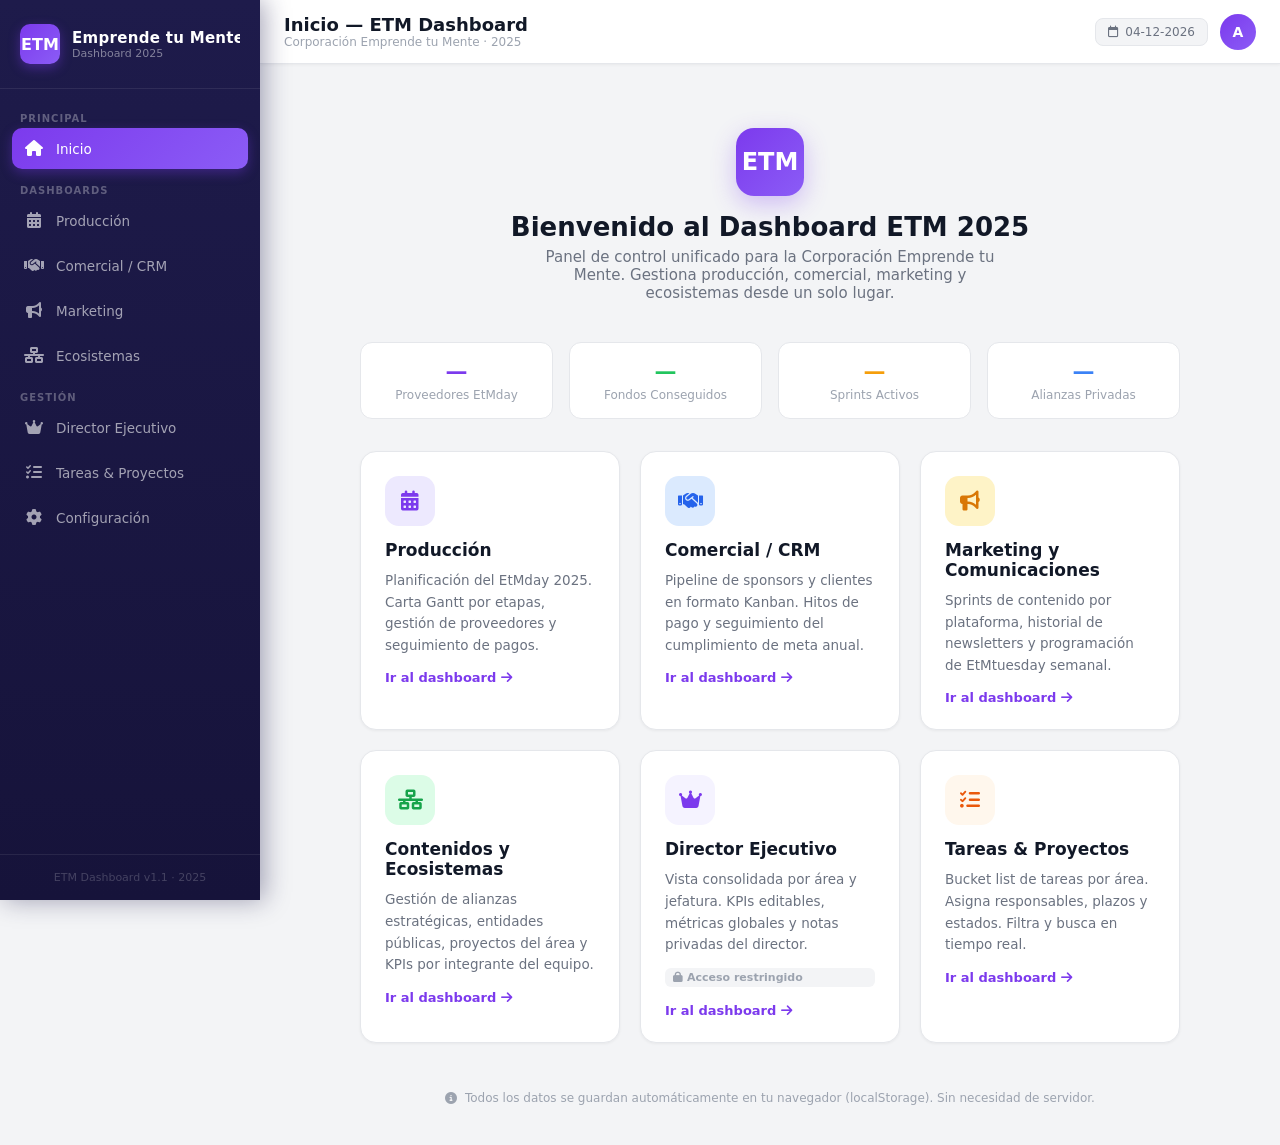
<file: index.html>
<!DOCTYPE html>
<html lang="es">
<head>
  <meta charset="UTF-8" />
  <meta name="viewport" content="width=device-width, initial-scale=1.0" />
  <title>ETM Dashboard 2025 — Inicio</title>
  <link rel="stylesheet" href="https://cdnjs.cloudflare.com/ajax/libs/font-awesome/6.5.0/css/all.min.css" />
  <link rel="stylesheet" href="css/styles.css" />
  <style>
    .welcome-hero {
      text-align: center;
      padding: 40px 20px 32px;
    }
    .welcome-hero .etm-logo-big {
      width: 68px;
      height: 68px;
      background: linear-gradient(135deg, #7C3AED, #8B5CF6);
      border-radius: 18px;
      display: inline-flex;
      align-items: center;
      justify-content: center;
      font-size: 24px;
      font-weight: 800;
      color: white;
      margin-bottom: 16px;
      box-shadow: 0 8px 24px rgba(124,58,237,0.3);
    }
    .welcome-hero h2 {
      font-size: 26px;
      font-weight: 800;
      color: #111827;
      margin-bottom: 6px;
    }
    .welcome-hero p {
      font-size: 15px;
      color: #6B7280;
      max-width: 480px;
      margin: 0 auto 8px;
    }
    .home-grid {
      display: grid;
      grid-template-columns: repeat(2, 1fr);
      gap: 20px;
      max-width: 820px;
      margin: 0 auto 32px;
    }
    .home-card {
      background: white;
      border: 1px solid #E5E7EB;
      border-radius: 16px;
      padding: 24px;
      text-decoration: none;
      color: #111827;
      transition: all 0.25s ease;
      display: flex;
      flex-direction: column;
      gap: 10px;
      box-shadow: 0 1px 3px rgba(0,0,0,0.05);
    }
    .home-card:hover {
      box-shadow: 0 8px 28px rgba(124,58,237,0.15);
      border-color: #DDD6FE;
      transform: translateY(-3px);
    }
    .home-card-icon {
      width: 50px;
      height: 50px;
      border-radius: 14px;
      display: flex;
      align-items: center;
      justify-content: center;
      font-size: 20px;
      margin-bottom: 4px;
    }
    .home-card-title {
      font-size: 17px;
      font-weight: 700;
    }
    .home-card-desc {
      font-size: 13.5px;
      color: #6B7280;
      line-height: 1.6;
    }
    .home-card-link {
      font-size: 13px;
      font-weight: 600;
      color: #7C3AED;
      display: flex;
      align-items: center;
      gap: 5px;
      margin-top: 4px;
    }
    .home-grid {
      grid-template-columns: repeat(3, 1fr);
    }
    @media (max-width: 1024px) {
      .home-grid { grid-template-columns: repeat(2, 1fr); }
    }
    .home-card-badge {
      display: inline-flex;
      align-items: center;
      gap: 4px;
      font-size: 11px;
      font-weight: 600;
      color: #9CA3AF;
      background: #F3F4F6;
      border-radius: 6px;
      padding: 3px 8px;
      margin-top: 2px;
    }
    .quick-stats {
      display: grid;
      grid-template-columns: repeat(4, 1fr);
      gap: 16px;
      max-width: 820px;
      margin: 0 auto 32px;
    }
    .quick-stat {
      background: white;
      border: 1px solid #E5E7EB;
      border-radius: 12px;
      padding: 16px;
      text-align: center;
    }
    .quick-stat-value {
      font-size: 22px;
      font-weight: 800;
      color: #111827;
      margin-bottom: 4px;
    }
    .quick-stat-label {
      font-size: 12px;
      color: #9CA3AF;
      font-weight: 500;
    }
    @media (max-width: 768px) {
      .home-grid, .quick-stats { grid-template-columns: 1fr; }
    }
  </style>
</head>
<body>
  <!-- Sidebar -->
  <div id="sidebar"></div>

  <!-- Main -->
  <div id="main-content">
    <header id="main-header"></header>

    <div id="content-area">
      <!-- Hero -->
      <div class="welcome-hero">
        <div class="etm-logo-big">ETM</div>
        <h2>Bienvenido al Dashboard ETM 2025</h2>
        <p>Panel de control unificado para la Corporación Emprende tu Mente. Gestiona producción, comercial, marketing y ecosistemas desde un solo lugar.</p>
      </div>

      <!-- Quick Stats -->
      <div class="quick-stats">
        <div class="quick-stat">
          <div class="quick-stat-value" style="color:#7C3AED">—</div>
          <div class="quick-stat-label">Proveedores EtMday</div>
        </div>
        <div class="quick-stat">
          <div class="quick-stat-value" style="color:#22C55E">—</div>
          <div class="quick-stat-label">Fondos Conseguidos</div>
        </div>
        <div class="quick-stat">
          <div class="quick-stat-value" style="color:#F59E0B">—</div>
          <div class="quick-stat-label">Sprints Activos</div>
        </div>
        <div class="quick-stat">
          <div class="quick-stat-value" style="color:#3B82F6">—</div>
          <div class="quick-stat-label">Alianzas Privadas</div>
        </div>
      </div>

      <!-- Dashboard cards -->
      <div class="home-grid">
        <a href="pages/produccion.html" class="home-card">
          <div class="home-card-icon" style="background:#EDE9FE;color:#7C3AED">
            <i class="fa-solid fa-calendar-days"></i>
          </div>
          <div class="home-card-title">Producción</div>
          <div class="home-card-desc">Planificación del EtMday 2025. Carta Gantt por etapas, gestión de proveedores y seguimiento de pagos.</div>
          <span class="home-card-link">Ir al dashboard <i class="fa-solid fa-arrow-right"></i></span>
        </a>

        <a href="pages/comercial.html" class="home-card">
          <div class="home-card-icon" style="background:#DBEAFE;color:#2563EB">
            <i class="fa-solid fa-handshake"></i>
          </div>
          <div class="home-card-title">Comercial / CRM</div>
          <div class="home-card-desc">Pipeline de sponsors y clientes en formato Kanban. Hitos de pago y seguimiento del cumplimiento de meta anual.</div>
          <span class="home-card-link">Ir al dashboard <i class="fa-solid fa-arrow-right"></i></span>
        </a>

        <a href="pages/marketing.html" class="home-card">
          <div class="home-card-icon" style="background:#FEF3C7;color:#D97706">
            <i class="fa-solid fa-bullhorn"></i>
          </div>
          <div class="home-card-title">Marketing y Comunicaciones</div>
          <div class="home-card-desc">Sprints de contenido por plataforma, historial de newsletters y programación de EtMtuesday semanal.</div>
          <span class="home-card-link">Ir al dashboard <i class="fa-solid fa-arrow-right"></i></span>
        </a>

        <a href="pages/ecosistemas.html" class="home-card">
          <div class="home-card-icon" style="background:#DCFCE7;color:#16A34A">
            <i class="fa-solid fa-network-wired"></i>
          </div>
          <div class="home-card-title">Contenidos y Ecosistemas</div>
          <div class="home-card-desc">Gestión de alianzas estratégicas, entidades públicas, proyectos del área y KPIs por integrante del equipo.</div>
          <span class="home-card-link">Ir al dashboard <i class="fa-solid fa-arrow-right"></i></span>
        </a>

        <a href="pages/director.html" class="home-card">
          <div class="home-card-icon" style="background:#F5F3FF;color:#7C3AED">
            <i class="fa-solid fa-crown"></i>
          </div>
          <div class="home-card-title">Director Ejecutivo</div>
          <div class="home-card-desc">Vista consolidada por área y jefatura. KPIs editables, métricas globales y notas privadas del director.</div>
          <div class="home-card-badge"><i class="fa-solid fa-lock"></i> Acceso restringido</div>
          <span class="home-card-link" style="margin-top:6px">Ir al dashboard <i class="fa-solid fa-arrow-right"></i></span>
        </a>

        <a href="pages/tareas.html" class="home-card">
          <div class="home-card-icon" style="background:#FFF7ED;color:#EA580C">
            <i class="fa-solid fa-list-check"></i>
          </div>
          <div class="home-card-title">Tareas &amp; Proyectos</div>
          <div class="home-card-desc">Bucket list de tareas por área. Asigna responsables, plazos y estados. Filtra y busca en tiempo real.</div>
          <span class="home-card-link">Ir al dashboard <i class="fa-solid fa-arrow-right"></i></span>
        </a>
      </div>

      <!-- Footer note -->
      <div style="text-align:center;padding:16px;font-size:12px;color:#9CA3AF">
        <i class="fa-solid fa-circle-info" style="margin-right:4px"></i>
        Todos los datos se guardan automáticamente en tu navegador (localStorage). Sin necesidad de servidor.
      </div>
    </div>
  </div>

  <!-- Toast container -->
  <div id="toast-container"></div>

  <script src="js/shared.js"></script>
  <script>
    document.addEventListener('DOMContentLoaded', () => {
      renderSidebar('home');
      renderHeader('Inicio — ETM Dashboard', 'Corporación Emprende tu Mente · 2025');
    });
  </script>
</body>
</html>
</file>
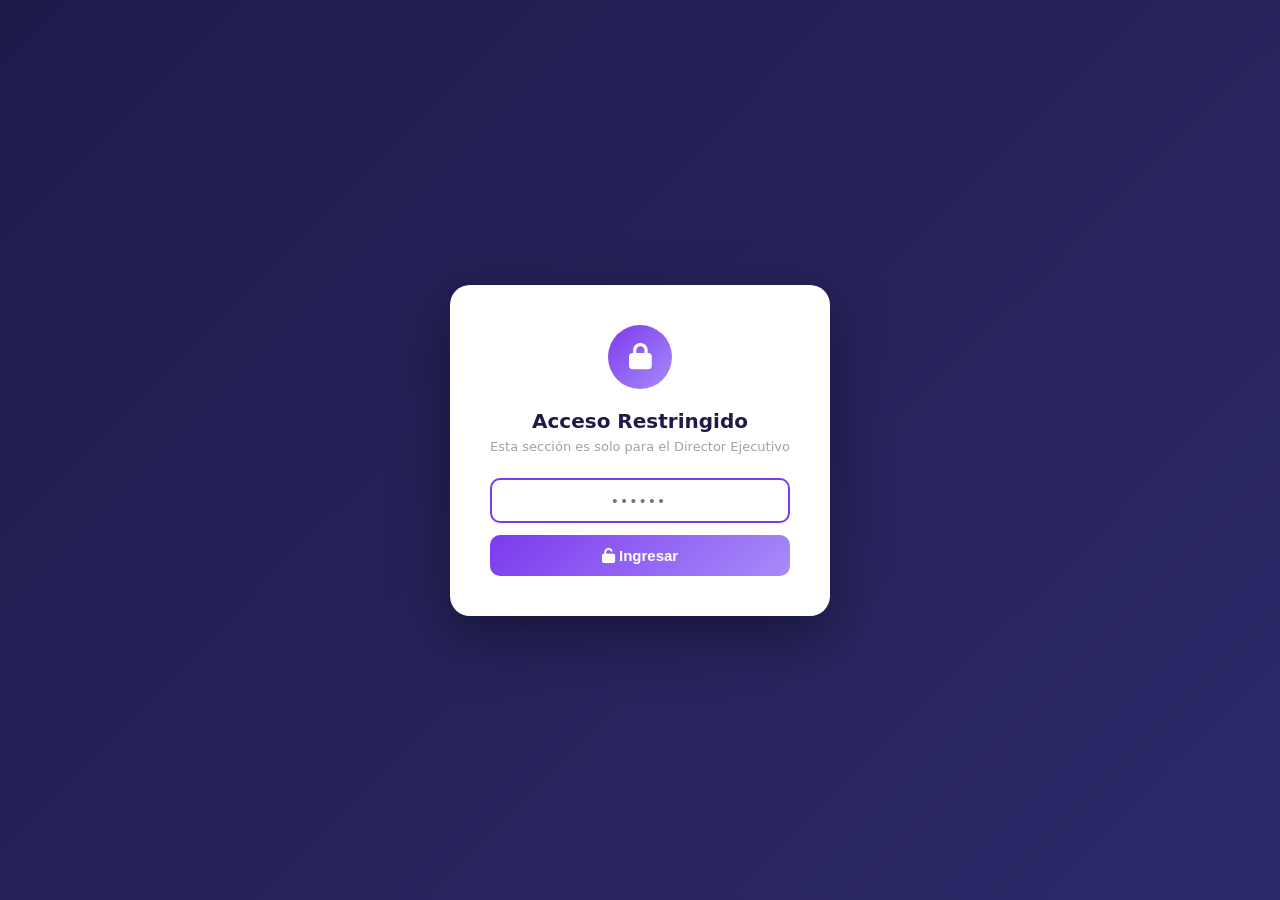
<file: pages/configuracion.html>
<!DOCTYPE html>
<html lang="es">
<head>
  <meta charset="UTF-8" />
  <meta name="viewport" content="width=device-width, initial-scale=1.0" />
  <title>Configuración — ETM Dashboard 2025</title>
  <link rel="stylesheet" href="https://cdnjs.cloudflare.com/ajax/libs/font-awesome/6.5.0/css/all.min.css" />
  <link rel="stylesheet" href="../css/styles.css" />
  <style>
    /* Lock screen */
    #lock-screen {
      position: fixed; inset: 0; z-index: 9999;
      background: linear-gradient(135deg, #1E1B4B 0%, #2D2A6B 100%);
      display: flex; align-items: center; justify-content: center;
    }
    .lock-box {
      background: #fff; border-radius: 20px; padding: 40px;
      width: 100%; max-width: 380px; text-align: center;
      box-shadow: 0 20px 60px rgba(0,0,0,0.4);
    }
    .lock-icon {
      width: 64px; height: 64px; border-radius: 50%;
      background: linear-gradient(135deg, #7C3AED, #A78BFA);
      display: flex; align-items: center; justify-content: center;
      margin: 0 auto 20px; font-size: 26px; color: #fff;
    }
    .lock-title { font-size: 20px; font-weight: 700; color: #1E1B4B; margin-bottom: 6px; }
    .lock-sub { font-size: 13px; color: #9CA3AF; margin-bottom: 24px; }
    .lock-input {
      width: 100%; padding: 12px 16px; border: 2px solid #E5E7EB;
      border-radius: 10px; font-size: 15px; text-align: center;
      letter-spacing: 4px; outline: none; transition: border-color 0.2s;
      margin-bottom: 12px;
    }
    .lock-input:focus { border-color: #7C3AED; }
    .lock-btn {
      width: 100%; padding: 12px; background: linear-gradient(135deg, #7C3AED, #A78BFA);
      color: #fff; border: none; border-radius: 10px; font-size: 15px;
      font-weight: 600; cursor: pointer; transition: opacity 0.2s;
    }
    .lock-btn:hover { opacity: 0.9; }
    .lock-error { color: #EF4444; font-size: 12px; margin-top: 8px; display: none; }

    /* Settings sections */
    .config-section { margin-bottom: 28px; }
    .config-section-title {
      font-size: 13px; font-weight: 700; text-transform: uppercase;
      letter-spacing: .07em; color: #7C3AED; margin-bottom: 16px;
      padding-bottom: 8px; border-bottom: 2px solid #EDE9FE;
      display: flex; align-items: center; gap: 8px;
    }
    .config-row {
      display: flex; gap: 16px; flex-wrap: wrap; margin-bottom: 16px;
    }
    .config-row .form-group { flex: 1; min-width: 200px; }
    .config-team-list { display: flex; flex-direction: column; gap: 10px; }
    .config-team-item {
      display: flex; align-items: center; gap: 12px;
      background: #F9FAFB; border-radius: 10px; padding: 12px 16px;
      border: 1px solid #E5E7EB;
    }
    .config-team-avatar {
      width: 36px; height: 36px; border-radius: 50%;
      background: linear-gradient(135deg, #7C3AED, #A78BFA);
      display: flex; align-items: center; justify-content: center;
      font-size: 13px; font-weight: 700; color: #fff; flex-shrink: 0;
    }
    .config-team-info { flex: 1; }
    .config-team-name { font-size: 13px; font-weight: 600; color: #1F2937; }
    .config-team-role { font-size: 11px; color: #9CA3AF; }
    .config-team-area { font-size: 10px; font-weight: 600; color: #7C3AED; background: #EDE9FE; padding: 2px 8px; border-radius: 10px; }
    .config-save-btn {
      background: linear-gradient(135deg, #7C3AED, #A78BFA);
      color: #fff; border: none; border-radius: 10px;
      padding: 12px 28px; font-size: 14px; font-weight: 600;
      cursor: pointer; transition: opacity 0.2s; display: flex;
      align-items: center; gap: 8px;
    }
    .config-save-btn:hover { opacity: 0.9; }

    .password-change-wrap {
      background: #FEF3C7; border: 1px solid #FCD34D; border-radius: 10px;
      padding: 14px 16px; font-size: 13px; color: #92400E;
      display: flex; align-items: center; gap: 10px;
    }
  </style>
</head>
<body>

<!-- Lock Screen -->
<div id="lock-screen">
  <div class="lock-box">
    <div class="lock-icon"><i class="fa-solid fa-lock"></i></div>
    <div class="lock-title">Acceso Restringido</div>
    <div class="lock-sub">Esta sección es solo para el Director Ejecutivo</div>
    <input type="password" id="lock-input" class="lock-input" placeholder="••••••" maxlength="20"
      onkeydown="if(event.key==='Enter') checkPassword()" />
    <button class="lock-btn" onclick="checkPassword()">
      <i class="fa-solid fa-unlock"></i> Ingresar
    </button>
    <div class="lock-error" id="lock-error">Contraseña incorrecta. Inténtalo de nuevo.</div>
  </div>
</div>

<!-- Sidebar -->
<div id="sidebar"></div>

<!-- Main Content -->
<div id="main-content" style="display:none">
  <header id="main-header"></header>

  <div id="content-area">

    <!-- Presupuesto y Metas -->
    <div class="panel">
      <div class="panel-body">
        <div class="config-section">
          <div class="config-section-title">
            <i class="fa-solid fa-peso-sign"></i> Presupuesto y Metas
          </div>
          <div class="config-row">
            <div class="form-group">
              <label class="form-label">Presupuesto Máximo EtMday 2025 (CLP)</label>
              <input type="number" id="cfg-presupuesto" class="form-control" placeholder="250001000" />
              <small style="color:#9CA3AF;font-size:11px">Tope de gasto en producción del evento</small>
            </div>
            <div class="form-group">
              <label class="form-label">Meta Comercial Anual 2025 (CLP)</label>
              <input type="number" id="cfg-meta-comercial" class="form-control" placeholder="0" />
              <small style="color:#9CA3AF;font-size:11px">Objetivo de recaudación por auspicio</small>
            </div>
          </div>
        </div>

        <!-- Equipo -->
        <div class="config-section">
          <div class="config-section-title">
            <i class="fa-solid fa-users"></i> Equipo Emprende tu Mente
          </div>
          <div class="config-team-list">

            <div class="config-team-item">
              <div class="config-team-avatar">NU</div>
              <div class="config-team-info">
                <div class="config-team-name">Nicolás Uranga</div>
                <div class="config-team-role">Director Ejecutivo</div>
              </div>
              <span class="config-team-area">Dirección</span>
            </div>

            <div style="font-size:11px;font-weight:700;color:#9CA3AF;text-transform:uppercase;letter-spacing:.05em;margin-top:4px">
              Contenidos y Ecosistemas
            </div>

            <div class="config-team-item">
              <div class="config-team-avatar">MI</div>
              <div class="config-team-info">
                <div class="config-team-name">María Ignacia</div>
                <div class="config-team-role">Jefa de Contenidos y Ecosistemas</div>
              </div>
              <span class="config-team-area">Ecosistemas</span>
            </div>
            <div class="config-team-item">
              <div class="config-team-avatar">JL</div>
              <div class="config-team-info">
                <div class="config-team-name">Juan Pablo Lobos</div>
                <div class="config-team-role">Equipo Contenidos</div>
              </div>
              <span class="config-team-area">Ecosistemas</span>
            </div>
            <div class="config-team-item">
              <div class="config-team-avatar">IC</div>
              <div class="config-team-info">
                <div class="config-team-name">Ignacio Cisternas</div>
                <div class="config-team-role">Equipo Contenidos</div>
              </div>
              <span class="config-team-area">Ecosistemas</span>
            </div>
            <div class="config-team-item">
              <div class="config-team-avatar">LF</div>
              <div class="config-team-info">
                <div class="config-team-name">León Fernández de Castro</div>
                <div class="config-team-role">Equipo Contenidos</div>
              </div>
              <span class="config-team-area">Ecosistemas</span>
            </div>

            <div style="font-size:11px;font-weight:700;color:#9CA3AF;text-transform:uppercase;letter-spacing:.05em;margin-top:4px">
              Producción
            </div>

            <div class="config-team-item">
              <div class="config-team-avatar">PA</div>
              <div class="config-team-info">
                <div class="config-team-name">Pamela Abello</div>
                <div class="config-team-role">Jefa de Producción</div>
              </div>
              <span class="config-team-area">Producción</span>
            </div>

            <div style="font-size:11px;font-weight:700;color:#9CA3AF;text-transform:uppercase;letter-spacing:.05em;margin-top:4px">
              Comercial
            </div>

            <div class="config-team-item">
              <div class="config-team-avatar" style="background:#94A3B8">?</div>
              <div class="config-team-info">
                <div class="config-team-name" style="color:#9CA3AF">Jefe Comercial (vacante)</div>
                <div class="config-team-role">Por definir</div>
              </div>
              <span class="config-team-area" style="background:#F3F4F6;color:#9CA3AF">Comercial</span>
            </div>
            <div class="config-team-item">
              <div class="config-team-avatar">CP</div>
              <div class="config-team-info">
                <div class="config-team-name">Catalina Pizarro</div>
                <div class="config-team-role">Analista Comercial y Control de Gestión</div>
              </div>
              <span class="config-team-area">Comercial</span>
            </div>

            <div style="font-size:11px;font-weight:700;color:#9CA3AF;text-transform:uppercase;letter-spacing:.05em;margin-top:4px">
              Marketing y Comunicaciones
            </div>

            <div class="config-team-item">
              <div class="config-team-avatar">JLo</div>
              <div class="config-team-info">
                <div class="config-team-name">Javiera López</div>
                <div class="config-team-role">Jefa de Marketing y Comunicaciones</div>
              </div>
              <span class="config-team-area">Marketing</span>
            </div>
            <div class="config-team-item">
              <div class="config-team-avatar">AB</div>
              <div class="config-team-info">
                <div class="config-team-name">Andrea Báez</div>
                <div class="config-team-role">Líder de Comunidades</div>
              </div>
              <span class="config-team-area">Marketing</span>
            </div>
            <div class="config-team-item">
              <div class="config-team-avatar">DA</div>
              <div class="config-team-info">
                <div class="config-team-name">Daniela Alegría</div>
                <div class="config-team-role">Diseñadora</div>
              </div>
              <span class="config-team-area">Marketing</span>
            </div>

          </div>
        </div>

        <!-- Contraseña -->
        <div class="config-section">
          <div class="config-section-title">
            <i class="fa-solid fa-shield-halved"></i> Seguridad
          </div>
          <div class="config-row">
            <div class="form-group">
              <label class="form-label">Nueva Contraseña de Director</label>
              <input type="password" id="cfg-new-pass" class="form-control" placeholder="Nueva contraseña" />
            </div>
            <div class="form-group">
              <label class="form-label">Confirmar Contraseña</label>
              <input type="password" id="cfg-confirm-pass" class="form-control" placeholder="Repite la contraseña" />
            </div>
          </div>
          <div class="password-change-wrap">
            <i class="fa-solid fa-triangle-exclamation"></i>
            La contraseña se guarda localmente en este navegador. Si cambias de equipo, deberás recordarla.
          </div>
        </div>

        <!-- Guardar -->
        <div style="display:flex;justify-content:flex-end;gap:12px;margin-top:8px">
          <button class="config-save-btn" onclick="saveConfig()">
            <i class="fa-solid fa-floppy-disk"></i> Guardar Configuración
          </button>
        </div>

      </div>
    </div>

  </div>
</div>

<div id="toast-container"></div>

<script src="../js/shared.js"></script>
<script>
  const DEFAULT_PASSWORD = 'etm2025';

  function checkPassword() {
    const input = document.getElementById('lock-input').value;
    const saved = localStorage.getItem('etm_director_pass') || DEFAULT_PASSWORD;
    if (input === saved) {
      document.getElementById('lock-screen').style.display = 'none';
      document.getElementById('main-content').style.display = '';
      loadConfig();
    } else {
      const err = document.getElementById('lock-error');
      err.style.display = 'block';
      document.getElementById('lock-input').value = '';
      setTimeout(() => { err.style.display = 'none'; }, 3000);
    }
  }

  function loadConfig() {
    const cfg = JSON.parse(localStorage.getItem('etm_config') || '{}');
    if (cfg.presupuesto)   document.getElementById('cfg-presupuesto').value = cfg.presupuesto;
    if (cfg.metaComercial) document.getElementById('cfg-meta-comercial').value = cfg.metaComercial;

  }

  function saveConfig() {
    const newPass    = document.getElementById('cfg-new-pass').value.trim();
    const confirmPass = document.getElementById('cfg-confirm-pass').value.trim();

    if (newPass) {
      if (newPass !== confirmPass) {
        showToast('Las contraseñas no coinciden', 'error'); return;
      }
      if (newPass.length < 4) {
        showToast('La contraseña debe tener al menos 4 caracteres', 'error'); return;
      }
      localStorage.setItem('etm_director_pass', newPass);
    }

    const cfg = {
      presupuesto:   parseInt(document.getElementById('cfg-presupuesto').value) || 250001000,
      metaComercial: parseInt(document.getElementById('cfg-meta-comercial').value) || 0,
    };
    localStorage.setItem('etm_config', JSON.stringify(cfg));

    showToast('Configuración guardada correctamente');
    document.getElementById('cfg-new-pass').value = '';
    document.getElementById('cfg-confirm-pass').value = '';
  }

  document.addEventListener('DOMContentLoaded', () => {
    renderSidebar('configuracion');
    renderHeader('Configuración', 'Panel de administración — Director Ejecutivo');
    document.getElementById('lock-input').focus();
  });
</script>
</body>
</html>
</file>
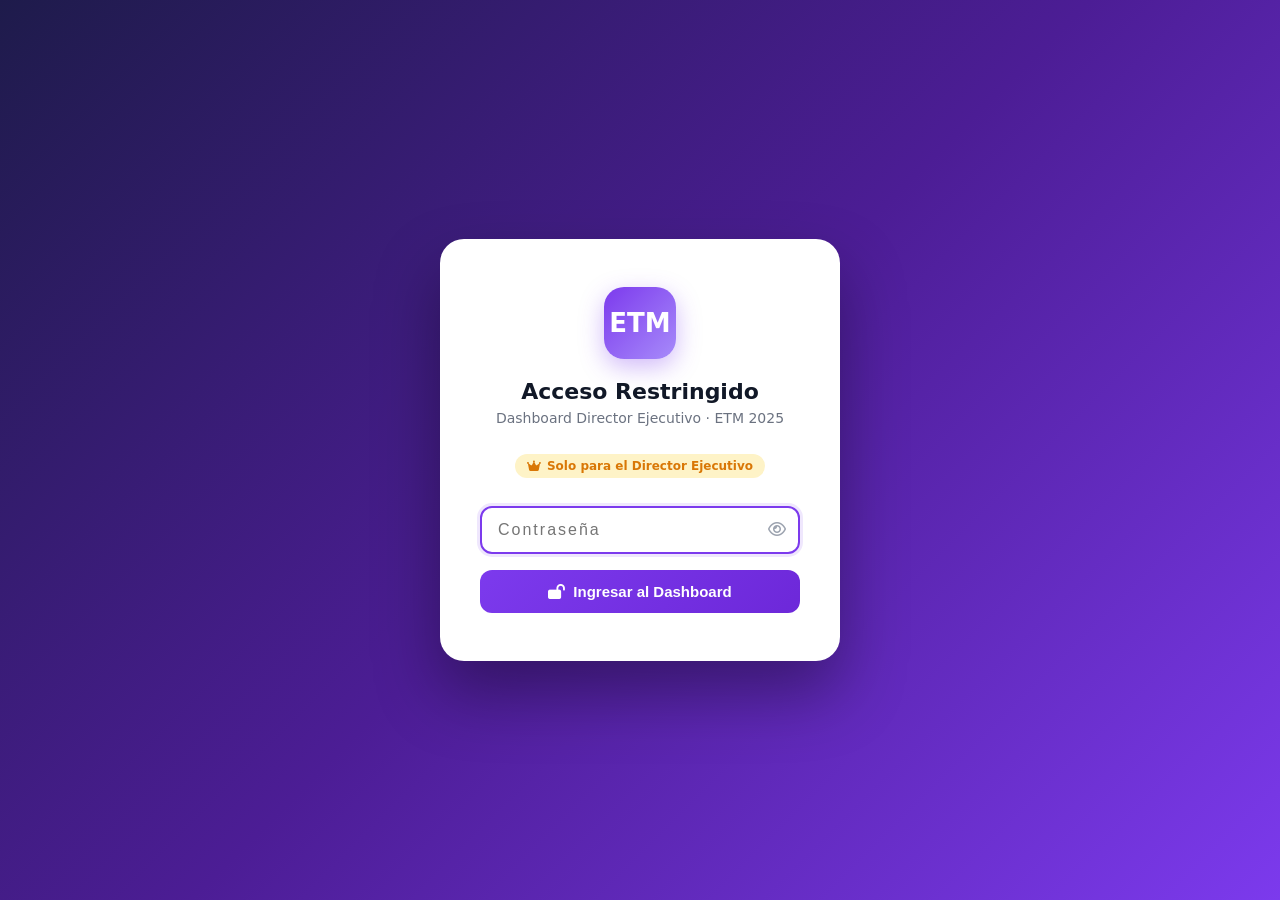
<file: pages/director.html>
<!DOCTYPE html>
<html lang="es">
<head>
  <meta charset="UTF-8" />
  <meta name="viewport" content="width=device-width, initial-scale=1.0" />
  <title>Director Ejecutivo — ETM Dashboard 2025</title>
  <link rel="stylesheet" href="https://cdnjs.cloudflare.com/ajax/libs/font-awesome/6.5.0/css/all.min.css" />
  <link rel="stylesheet" href="../css/styles.css" />
  <style>
    /* ── Password Overlay ─────────────────────── */
    #dir-password-overlay {
      position: fixed;
      inset: 0;
      background: linear-gradient(135deg, #1E1B4B 0%, #4C1D95 50%, #7C3AED 100%);
      display: flex;
      align-items: center;
      justify-content: center;
      z-index: 9999;
      padding: 20px;
    }
    .dir-login-card {
      background: white;
      border-radius: 24px;
      padding: 48px 40px;
      max-width: 400px;
      width: 100%;
      text-align: center;
      box-shadow: 0 32px 64px rgba(0,0,0,0.35);
    }
    .dir-login-logo {
      width: 72px;
      height: 72px;
      background: linear-gradient(135deg, #7C3AED, #A78BFA);
      border-radius: 20px;
      display: inline-flex;
      align-items: center;
      justify-content: center;
      font-size: 26px;
      font-weight: 900;
      color: white;
      margin-bottom: 20px;
      box-shadow: 0 8px 24px rgba(124,58,237,0.35);
    }
    .dir-login-title {
      font-size: 22px;
      font-weight: 800;
      color: #111827;
      margin-bottom: 6px;
    }
    .dir-login-sub {
      font-size: 14px;
      color: #6B7280;
      margin-bottom: 28px;
    }
    .dir-login-badge {
      display: inline-flex;
      align-items: center;
      gap: 6px;
      background: #FEF3C7;
      color: #D97706;
      font-size: 12px;
      font-weight: 600;
      padding: 5px 12px;
      border-radius: 20px;
      margin-bottom: 28px;
    }
    .dir-password-wrap {
      position: relative;
      margin-bottom: 16px;
    }
    .dir-password-wrap input {
      width: 100%;
      padding: 13px 48px 13px 16px;
      border: 2px solid #E5E7EB;
      border-radius: 12px;
      font-size: 16px;
      color: #111827;
      outline: none;
      transition: border-color 0.2s;
      box-sizing: border-box;
      letter-spacing: 2px;
    }
    .dir-password-wrap input:focus {
      border-color: #7C3AED;
      box-shadow: 0 0 0 3px rgba(124,58,237,0.12);
    }
    .dir-password-toggle {
      position: absolute;
      right: 14px;
      top: 50%;
      transform: translateY(-50%);
      background: none;
      border: none;
      cursor: pointer;
      color: #9CA3AF;
      font-size: 16px;
      padding: 0;
    }
    .dir-login-btn {
      width: 100%;
      padding: 13px;
      background: linear-gradient(135deg, #7C3AED, #6D28D9);
      color: white;
      border: none;
      border-radius: 12px;
      font-size: 15px;
      font-weight: 700;
      cursor: pointer;
      transition: all 0.2s;
      display: flex;
      align-items: center;
      justify-content: center;
      gap: 8px;
    }
    .dir-login-btn:hover {
      background: linear-gradient(135deg, #6D28D9, #5B21B6);
      box-shadow: 0 6px 20px rgba(124,58,237,0.35);
      transform: translateY(-1px);
    }
    .dir-password-error {
      background: #FEF2F2;
      color: #DC2626;
      border: 1px solid #FECACA;
      border-radius: 10px;
      padding: 10px 14px;
      font-size: 13px;
      font-weight: 500;
      margin-top: 12px;
      display: none;
    }

    /* ── Area Cards Grid ──────────────────────── */
    .dir-area-grid {
      display: grid;
      grid-template-columns: repeat(2, 1fr);
      gap: 20px;
      margin-bottom: 28px;
    }
    .dir-area-card {
      background: white;
      border: 1px solid #E5E7EB;
      border-radius: 16px;
      padding: 20px;
      box-shadow: 0 1px 3px rgba(0,0,0,0.05);
    }
    @media (max-width: 768px) {
      .dir-area-grid { grid-template-columns: 1fr; }
    }

    /* ── Jefatura KPI Grid ────────────────────── */
    .dir-jefaturas-grid {
      display: grid;
      grid-template-columns: repeat(3, 1fr);
      gap: 20px;
      margin-bottom: 28px;
    }
    @media (max-width: 1100px) {
      .dir-jefaturas-grid { grid-template-columns: repeat(2, 1fr); }
    }
    @media (max-width: 640px) {
      .dir-jefaturas-grid { grid-template-columns: 1fr; }
    }
    .dir-kpi-card { margin-bottom: 0 !important; }

    /* ── Notas ────────────────────────────────── */
    .dir-notas-wrap {
      position: relative;
    }
    .dir-notas-textarea {
      width: 100%;
      min-height: 160px;
      padding: 14px 16px;
      border: 2px solid #E5E7EB;
      border-radius: 12px;
      font-size: 14px;
      color: #111827;
      font-family: inherit;
      line-height: 1.6;
      resize: vertical;
      outline: none;
      transition: border-color 0.2s;
      box-sizing: border-box;
    }
    .dir-notas-textarea:focus {
      border-color: #7C3AED;
      box-shadow: 0 0 0 3px rgba(124,58,237,0.08);
    }
    .dir-notas-ts {
      font-size: 12px;
      color: #9CA3AF;
      margin-top: 6px;
    }

    /* ── Section titles ───────────────────────── */
    .dir-section-title {
      font-size: 17px;
      font-weight: 700;
      color: #111827;
      display: flex;
      align-items: center;
      gap: 8px;
      margin-bottom: 16px;
    }
    .dir-section-title i {
      color: #7C3AED;
    }

    /* ── Organigrama ───────────────────────────── */
    .org-tree {
      display: flex;
      flex-direction: column;
      align-items: center;
      padding: 8px 0 24px 0;
      overflow-x: auto;
    }
    .org-node-top {
      display: inline-flex;
      flex-direction: column;
      align-items: center;
      background: linear-gradient(135deg, #7C3AED, #6D28D9);
      color: white;
      border-radius: 16px;
      padding: 16px 28px;
      min-width: 220px;
      text-align: center;
      box-shadow: 0 4px 16px rgba(124,58,237,0.3);
      position: relative;
    }
    .org-node-top .org-avatar {
      width: 48px;
      height: 48px;
      border-radius: 12px;
      background: rgba(255,255,255,0.2);
      display: flex;
      align-items: center;
      justify-content: center;
      font-size: 17px;
      font-weight: 800;
      margin-bottom: 8px;
    }
    .org-node-top .org-name {
      font-size: 15px;
      font-weight: 800;
    }
    .org-node-top .org-role {
      font-size: 12px;
      opacity: 0.85;
      margin-top: 3px;
    }
    /* vertical connector from top node */
    .org-connector-v {
      width: 2px;
      height: 28px;
      background: #D1D5DB;
    }
    /* horizontal bar connecting level-2 cards */
    .org-level2-wrap {
      display: flex;
      align-items: flex-start;
      justify-content: center;
      position: relative;
      gap: 0;
    }
    .org-level2-wrap::before {
      content: '';
      position: absolute;
      top: 0;
      left: calc(12.5% + 60px);
      right: calc(12.5% + 60px);
      height: 2px;
      background: #D1D5DB;
    }
    .org-branch {
      display: flex;
      flex-direction: column;
      align-items: center;
      min-width: 190px;
      max-width: 210px;
      margin: 0 10px;
    }
    /* vertical stub from horizontal bar down to level-2 card */
    .org-branch-stub {
      width: 2px;
      height: 24px;
      background: #D1D5DB;
    }
    /* level-2 area card */
    .org-area-card {
      border-radius: 14px;
      padding: 14px 16px;
      text-align: center;
      width: 100%;
      box-sizing: border-box;
      box-shadow: 0 2px 8px rgba(0,0,0,0.08);
    }
    .org-area-card .org-avatar-sm {
      width: 38px;
      height: 38px;
      border-radius: 10px;
      display: flex;
      align-items: center;
      justify-content: center;
      font-size: 13px;
      font-weight: 800;
      margin: 0 auto 8px auto;
      color: white;
    }
    .org-area-card .org-name {
      font-size: 13px;
      font-weight: 700;
      color: #111827;
      line-height: 1.3;
    }
    .org-area-card .org-role {
      font-size: 11px;
      color: #6B7280;
      margin-top: 3px;
      line-height: 1.3;
    }
    .org-area-card.vacante {
      border: 2px dashed #D1D5DB;
      background: #F9FAFB;
    }
    .org-area-card.vacante .org-name { color: #9CA3AF; }
    .org-vacante-badge {
      display: inline-block;
      background: #F3F4F6;
      color: #9CA3AF;
      font-size: 10px;
      font-weight: 700;
      padding: 2px 8px;
      border-radius: 20px;
      margin-top: 5px;
      letter-spacing: 0.5px;
      text-transform: uppercase;
    }
    /* level-3 team members */
    .org-team-wrap {
      display: flex;
      flex-direction: column;
      align-items: center;
      gap: 0;
      width: 100%;
      margin-top: 0;
    }
    .org-team-connector {
      width: 2px;
      height: 16px;
      background: #E5E7EB;
    }
    .org-team-member {
      background: white;
      border: 1px solid #E5E7EB;
      border-radius: 10px;
      padding: 8px 12px;
      font-size: 12px;
      width: 100%;
      box-sizing: border-box;
      text-align: center;
    }
    .org-team-member .tm-name {
      font-weight: 600;
      color: #374151;
    }
    .org-team-member .tm-role {
      font-size: 11px;
      color: #9CA3AF;
      margin-top: 2px;
    }
    .org-placeholder {
      background: #F9FAFB;
      border: 1px dashed #E5E7EB;
      border-radius: 10px;
      padding: 8px 12px;
      font-size: 11px;
      color: #9CA3AF;
      width: 100%;
      box-sizing: border-box;
      text-align: center;
      font-style: italic;
    }
    @media (max-width: 860px) {
      .org-level2-wrap {
        flex-direction: column;
        align-items: center;
      }
      .org-level2-wrap::before { display: none; }
      .org-branch { margin: 8px 0; }
      .org-branch-stub { display: none; }
    }
  </style>
</head>
<body>

<!-- Sidebar -->
<div id="sidebar"></div>

<!-- ═══════════════════ PASSWORD OVERLAY ═══════════════════ -->
<div id="dir-password-overlay">
  <div class="dir-login-card">
    <div class="dir-login-logo">ETM</div>
    <div class="dir-login-title">Acceso Restringido</div>
    <div class="dir-login-sub">Dashboard Director Ejecutivo · ETM 2025</div>
    <div class="dir-login-badge">
      <i class="fa-solid fa-crown"></i>
      Solo para el Director Ejecutivo
    </div>
    <div class="dir-password-wrap">
      <input
        type="password"
        id="dir-password-input"
        placeholder="Contraseña"
        onkeydown="handlePasswordKey(event)"
        autocomplete="current-password"
      />
      <button
        class="dir-password-toggle"
        type="button"
        onclick="togglePwVisibility()"
        id="dir-pw-toggle"
        title="Mostrar/ocultar contraseña"
      >
        <i class="fa-regular fa-eye" id="dir-pw-eye"></i>
      </button>
    </div>
    <button class="dir-login-btn" onclick="attemptLogin()">
      <i class="fa-solid fa-lock-open"></i>
      Ingresar al Dashboard
    </button>
    <div class="dir-password-error" id="dir-password-error">
      <i class="fa-solid fa-circle-exclamation"></i>
      Contraseña incorrecta. Intenta nuevamente.
    </div>
  </div>
</div>

<!-- ═══════════════════ MAIN DASHBOARD ══════════════════════ -->
<div id="main-content">
  <header id="main-header"></header>

  <div id="dir-dashboard" style="display:none">
    <div id="content-area">

      <!-- ── Sección 1: Métricas por Área ──────────────── -->
      <div class="dir-section-title">
        <i class="fa-solid fa-chart-pie"></i>
        Métricas por Área
      </div>
      <div class="dir-area-grid" id="area-cards-grid">
        <!-- Rendered by director.js -->
      </div>

      <!-- ── Sección 2: Organigrama ETM ───────────────────── -->
      <div class="dir-section-title">
        <i class="fa-solid fa-sitemap"></i>
        Organigrama ETM
      </div>
      <div class="panel" style="margin-bottom:28px">
        <div class="panel-body">
          <div class="org-tree">

            <!-- TOP: Director Ejecutivo -->
            <div class="org-node-top">
              <div class="org-avatar">NU</div>
              <div class="org-name">Nicolás Uranga</div>
              <div class="org-role">Director Ejecutivo</div>
            </div>

            <!-- Vertical connector -->
            <div class="org-connector-v"></div>

            <!-- LEVEL 2: 4 áreas + their teams -->
            <div class="org-level2-wrap">

              <!-- Contenidos y Ecosistemas -->
              <div class="org-branch">
                <div class="org-branch-stub"></div>
                <div class="org-area-card" style="background:#F0FDF4;border:1.5px solid #86EFAC">
                  <div class="org-avatar-sm" style="background:#16A34A">MI</div>
                  <div class="org-name">María Ignacia</div>
                  <div class="org-role">Jefa Contenidos y Ecosistemas</div>
                </div>
                <div class="org-team-wrap">
                  <div class="org-team-connector"></div>
                  <div class="org-team-member">
                    <div class="tm-name">Juan Pablo Lobos</div>
                  </div>
                  <div class="org-team-connector"></div>
                  <div class="org-team-member">
                    <div class="tm-name">Ignacio Cisternas</div>
                  </div>
                  <div class="org-team-connector"></div>
                  <div class="org-team-member">
                    <div class="tm-name">León Fernández de Castro</div>
                  </div>
                </div>
              </div>

              <!-- Producción -->
              <div class="org-branch">
                <div class="org-branch-stub"></div>
                <div class="org-area-card" style="background:#FFF7ED;border:1.5px solid #FED7AA">
                  <div class="org-avatar-sm" style="background:#EA580C">PA</div>
                  <div class="org-name">Pamela Abello</div>
                  <div class="org-role">Jefa Producción</div>
                </div>
                <div class="org-team-wrap">
                  <div class="org-team-connector"></div>
                  <div class="org-placeholder">Equipo por definir</div>
                </div>
              </div>

              <!-- Comercial (Vacante) -->
              <div class="org-branch">
                <div class="org-branch-stub"></div>
                <div class="org-area-card vacante">
                  <div class="org-avatar-sm" style="background:#9CA3AF">?</div>
                  <div class="org-name">Jefe/a Comercial</div>
                  <div class="org-role">Área Comercial</div>
                  <div class="org-vacante-badge">Vacante</div>
                </div>
                <div class="org-team-wrap">
                  <div class="org-team-connector"></div>
                  <div class="org-team-member">
                    <div class="tm-name">Catalina Pizarro</div>
                    <div class="tm-role">Analista Comercial y Control de Gestión</div>
                  </div>
                </div>
              </div>

              <!-- Marketing y Comunicaciones -->
              <div class="org-branch">
                <div class="org-branch-stub"></div>
                <div class="org-area-card" style="background:#FFF1F2;border:1.5px solid #FECDD3">
                  <div class="org-avatar-sm" style="background:#E11D48">JL</div>
                  <div class="org-name">Javiera López</div>
                  <div class="org-role">Jefa Marketing y Comunicaciones</div>
                </div>
                <div class="org-team-wrap">
                  <div class="org-team-connector"></div>
                  <div class="org-team-member">
                    <div class="tm-name">Andrea Báez</div>
                    <div class="tm-role">Líder de Comunidades</div>
                  </div>
                  <div class="org-team-connector"></div>
                  <div class="org-team-member">
                    <div class="tm-name">Daniela Alegría</div>
                    <div class="tm-role">Diseñadora</div>
                  </div>
                </div>
              </div>

            </div><!-- /org-level2-wrap -->
          </div><!-- /org-tree -->
        </div>
      </div>

      <!-- ── Sección 3: KPIs por Jefatura ──────────────── -->
      <div class="dir-section-title">
        <i class="fa-solid fa-users-gear"></i>
        KPIs por Jefatura
        <span style="font-size:12px;font-weight:400;color:#9CA3AF;margin-left:4px">— Haz clic en un valor para editarlo</span>
      </div>
      <div class="dir-jefaturas-grid" id="jefaturas-grid">
        <!-- Rendered by director.js -->
      </div>

      <!-- ── Sección 4: Notas del Director ─────────────── -->
      <div class="panel">
        <div class="panel-header">
          <div>
            <div class="panel-title"><i class="fa-solid fa-note-sticky"></i> Notas del Director</div>
            <div style="font-size:12px;color:#9CA3AF;margin-top:2px">Privadas · Se guardan automáticamente en este navegador</div>
          </div>
        </div>
        <div class="panel-body">
          <div class="dir-notas-wrap">
            <textarea
              id="dir-notas-textarea"
              class="dir-notas-textarea"
              placeholder="Escribe aquí tus notas privadas, decisiones pendientes, ideas o recordatorios…"
            ></textarea>
            <div class="dir-notas-ts" id="dir-notas-timestamp">Sin guardar aún</div>
          </div>
        </div>
      </div>

    </div>
  </div>
</div>

<!-- Toast container -->
<div id="toast-container"></div>

<script src="../js/shared.js"></script>
<script>
  // Toggle password visibility
  function togglePwVisibility() {
    const inp = document.getElementById('dir-password-input');
    const eye = document.getElementById('dir-pw-eye');
    if (inp.type === 'password') {
      inp.type = 'text';
      eye.className = 'fa-regular fa-eye-slash';
    } else {
      inp.type = 'password';
      eye.className = 'fa-regular fa-eye';
    }
  }
</script>
<script src="../js/director.js"></script>
</body>
</html>
</file>
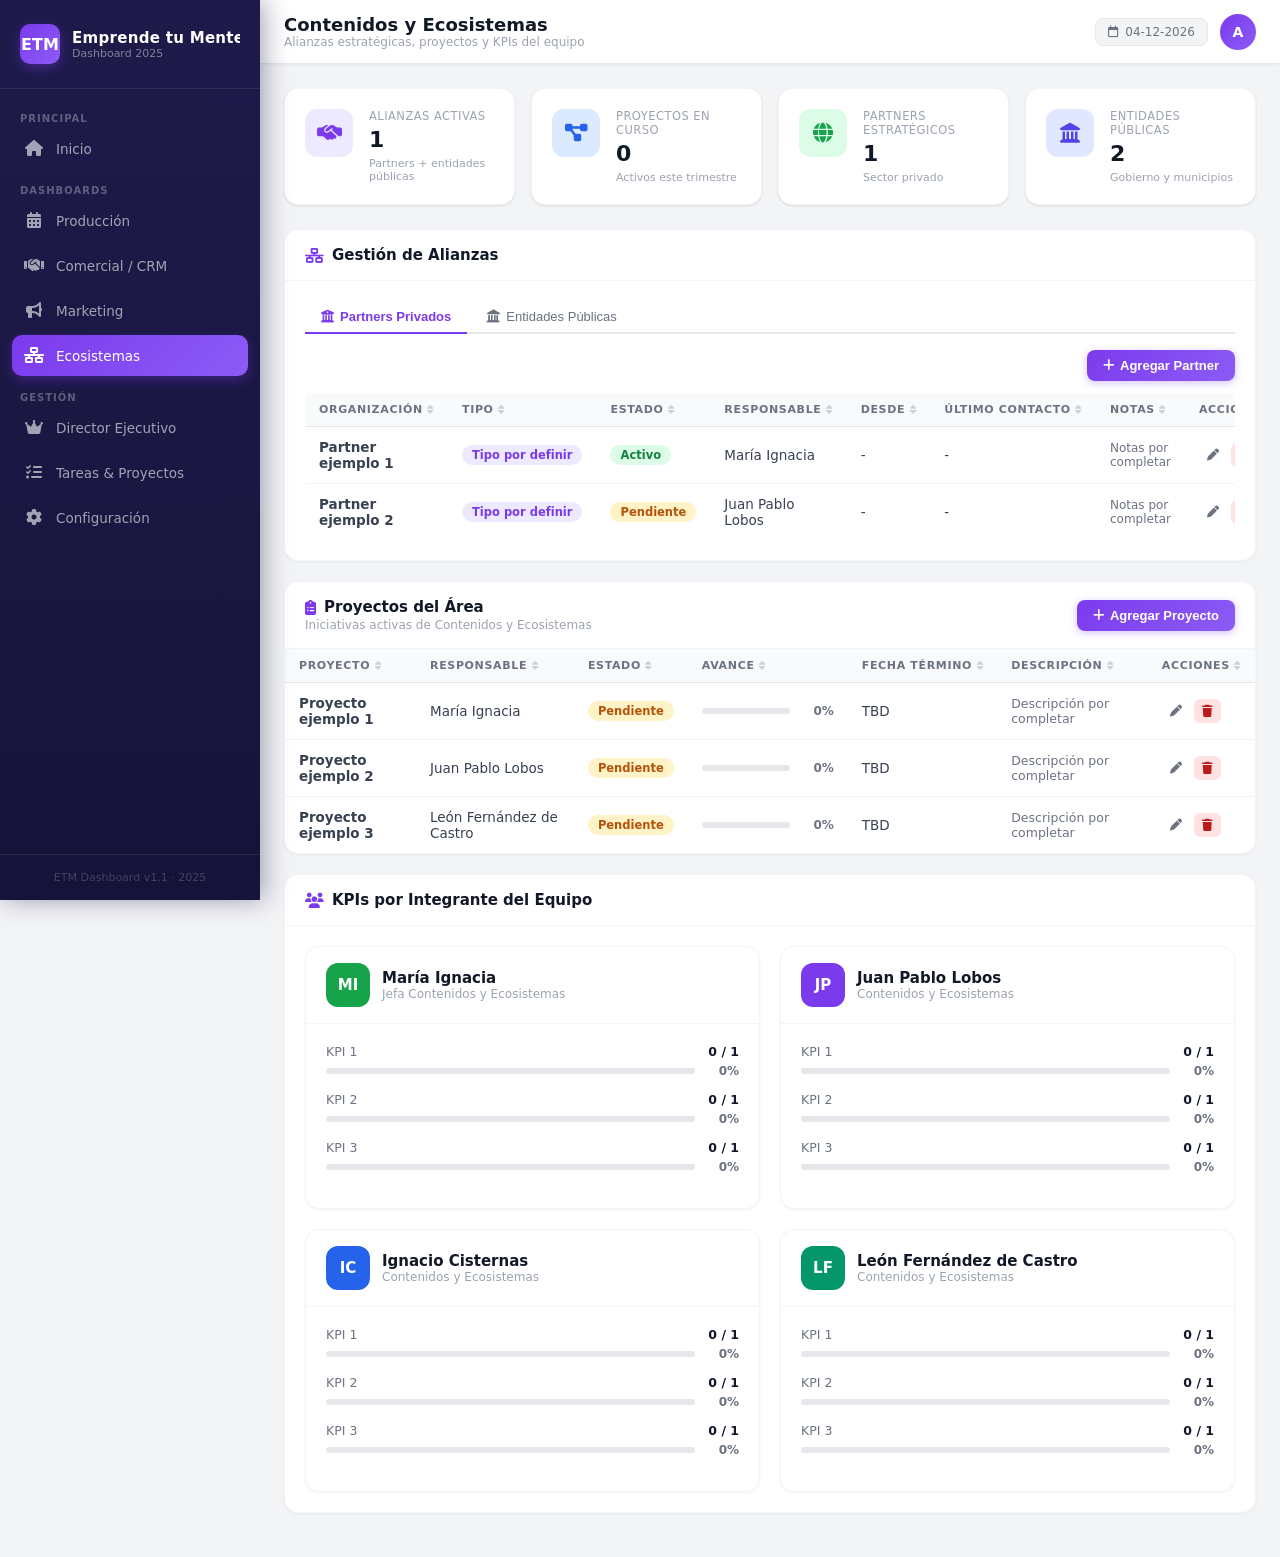
<file: pages/ecosistemas.html>
<!DOCTYPE html>
<html lang="es">
<head>
  <meta charset="UTF-8" />
  <meta name="viewport" content="width=device-width, initial-scale=1.0" />
  <title>Ecosistemas — ETM Dashboard 2025</title>
  <link rel="stylesheet" href="https://cdnjs.cloudflare.com/ajax/libs/font-awesome/6.5.0/css/all.min.css" />
  <link rel="stylesheet" href="../css/styles.css" />
</head>
<body>

<!-- Sidebar -->
<div id="sidebar"></div>

<!-- Main Content -->
<div id="main-content">
  <header id="main-header"></header>

  <div id="content-area">

    <!-- KPI Cards -->
    <div class="kpi-grid">
      <div class="kpi-card">
        <div class="kpi-icon-wrap kpi-icon-purple"><i class="fa-solid fa-handshake-simple"></i></div>
        <div class="kpi-info">
          <div class="kpi-label">Alianzas Activas</div>
          <div class="kpi-value" id="kpi-alianzas">—</div>
          <div class="kpi-sub">Partners + entidades públicas</div>
        </div>
      </div>
      <div class="kpi-card">
        <div class="kpi-icon-wrap kpi-icon-blue"><i class="fa-solid fa-diagram-project"></i></div>
        <div class="kpi-info">
          <div class="kpi-label">Proyectos en Curso</div>
          <div class="kpi-value" id="kpi-proyectos">—</div>
          <div class="kpi-sub">Activos este trimestre</div>
        </div>
      </div>
      <div class="kpi-card">
        <div class="kpi-icon-wrap kpi-icon-green"><i class="fa-solid fa-globe"></i></div>
        <div class="kpi-info">
          <div class="kpi-label">Partners Estratégicos</div>
          <div class="kpi-value" id="kpi-partners">—</div>
          <div class="kpi-sub">Sector privado</div>
        </div>
      </div>
      <div class="kpi-card">
        <div class="kpi-icon-wrap kpi-icon-indigo"><i class="fa-solid fa-landmark"></i></div>
        <div class="kpi-info">
          <div class="kpi-label">Entidades Públicas</div>
          <div class="kpi-value" id="kpi-entidades">—</div>
          <div class="kpi-sub">Gobierno y municipios</div>
        </div>
      </div>
    </div>

    <!-- ALIANZAS CON TABS -->
    <div class="panel">
      <div class="panel-header">
        <div class="panel-title"><i class="fa-solid fa-network-wired"></i> Gestión de Alianzas</div>
      </div>
      <div class="panel-body">

        <!-- Tabs -->
        <div class="tab-nav">
          <button class="tab-btn active" data-tab="tab-partners" onclick="switchTab('tab-partners')">
            <i class="fa-solid fa-building-columns" style="margin-right:6px"></i>Partners Privados
          </button>
          <button class="tab-btn" data-tab="tab-publicas" onclick="switchTab('tab-publicas')">
            <i class="fa-solid fa-landmark" style="margin-right:6px"></i>Entidades Públicas
          </button>
        </div>

        <!-- Tab: Partners Privados -->
        <div class="tab-pane active" id="tab-partners">
          <div style="display:flex;justify-content:flex-end;margin-bottom:12px">
            <button class="btn btn-primary" onclick="openAddPartner()">
              <i class="fa-solid fa-plus"></i> Agregar Partner
            </button>
          </div>
          <div class="etm-table-wrap">
            <table class="etm-table" id="partners-table">
              <thead>
                <tr>
                  <th>Organización</th>
                  <th>Tipo</th>
                  <th>Estado</th>
                  <th>Responsable</th>
                  <th>Desde</th>
                  <th>Último Contacto</th>
                  <th>Notas</th>
                  <th>Acciones</th>
                </tr>
              </thead>
              <tbody>
                <tr><td colspan="8" style="text-align:center;padding:32px;color:#9CA3AF">Cargando...</td></tr>
              </tbody>
            </table>
          </div>
        </div>

        <!-- Tab: Entidades Públicas -->
        <div class="tab-pane" id="tab-publicas">
          <div style="display:flex;justify-content:flex-end;margin-bottom:12px">
            <button class="btn btn-primary" onclick="openAddPublica()">
              <i class="fa-solid fa-plus"></i> Agregar Entidad
            </button>
          </div>
          <div class="etm-table-wrap">
            <table class="etm-table" id="publicas-table">
              <thead>
                <tr>
                  <th>Organización</th>
                  <th>Área</th>
                  <th>Estado</th>
                  <th>Responsable</th>
                  <th>Programa</th>
                  <th>Monto</th>
                  <th>Postulación</th>
                  <th>Acciones</th>
                </tr>
              </thead>
              <tbody>
                <tr><td colspan="8" style="text-align:center;padding:32px;color:#9CA3AF">Cargando...</td></tr>
              </tbody>
            </table>
          </div>
        </div>

      </div>
    </div>

    <!-- PROYECTOS DEL ÁREA -->
    <div class="panel">
      <div class="panel-header">
        <div>
          <div class="panel-title"><i class="fa-solid fa-clipboard-list"></i> Proyectos del Área</div>
          <div style="font-size:12px;color:#9CA3AF;margin-top:2px">Iniciativas activas de Contenidos y Ecosistemas</div>
        </div>
        <button class="btn btn-primary" onclick="openAddProyecto()">
          <i class="fa-solid fa-plus"></i> Agregar Proyecto
        </button>
      </div>
      <div class="panel-body-flush">
        <div class="etm-table-wrap">
          <table class="etm-table" id="proyectos-table">
            <thead>
              <tr>
                <th>Proyecto</th>
                <th>Responsable</th>
                <th>Estado</th>
                <th style="min-width:160px">Avance</th>
                <th>Fecha Término</th>
                <th>Descripción</th>
                <th>Acciones</th>
              </tr>
            </thead>
            <tbody>
              <tr><td colspan="7" style="text-align:center;padding:32px;color:#9CA3AF">Cargando...</td></tr>
            </tbody>
          </table>
        </div>
      </div>
    </div>

    <!-- KPIs POR INTEGRANTE -->
    <div class="panel">
      <div class="panel-header">
        <div class="panel-title"><i class="fa-solid fa-users"></i> KPIs por Integrante del Equipo</div>
      </div>
      <div class="panel-body">
        <div id="team-kpis">
          <!-- Rendered by JS -->
        </div>
      </div>
    </div>

  </div>
</div>

<!-- ===== MODAL: Partner ===== -->
<div class="modal-overlay" id="partner-modal">
  <div class="modal-box">
    <div class="modal-header">
      <span class="modal-title" id="partner-modal-title">Agregar Partner Privado</span>
      <button class="modal-close" onclick="closeModal('partner-modal')"><i class="fa-solid fa-times"></i></button>
    </div>
    <div class="modal-body">
      <form id="partner-form" onsubmit="return false">
        <input type="hidden" id="partner-edit-id" />
        <div class="form-group">
          <label class="form-label">Organización <span style="color:red">*</span></label>
          <input type="text" id="partner-org" class="form-control" placeholder="Ej: Endeavor Chile" required />
        </div>
        <div class="form-row">
          <div class="form-group">
            <label class="form-label">Tipo</label>
            <input type="text" id="partner-tipo" class="form-control" placeholder="Ej: Aceleradora" />
          </div>
          <div class="form-group">
            <label class="form-label">Estado</label>
            <select id="partner-estado" class="form-control form-select">
              <option>Activo</option>
              <option>En negociación</option>
              <option>Pausado</option>
              <option>Inactivo</option>
            </select>
          </div>
        </div>
        <div class="form-row">
          <div class="form-group">
            <label class="form-label">Responsable ETM</label>
            <select id="partner-resp" class="form-control form-select">
              <option>María Ignacia</option>
              <option>Juan Pablo Lobos</option>
              <option>Ignacio Cisternas</option>
              <option>León Fernández de Castro</option>
            </select>
          </div>
          <div class="form-group">
            <label class="form-label">Alianza desde (año)</label>
            <input type="text" id="partner-desde" class="form-control" placeholder="Ej: 2022" />
          </div>
        </div>
        <div class="form-row">
          <div class="form-group">
            <label class="form-label">Último Contacto</label>
            <input type="text" id="partner-contacto" class="form-control" placeholder="DD/MM/YYYY" />
          </div>
          <div class="form-group">
            <label class="form-label">Notas</label>
            <input type="text" id="partner-notas" class="form-control" placeholder="Observaciones..." />
          </div>
        </div>
      </form>
    </div>
    <div class="modal-footer">
      <button class="btn btn-secondary" onclick="closeModal('partner-modal')">Cancelar</button>
      <button class="btn btn-primary" onclick="savePartner()"><i class="fa-solid fa-floppy-disk"></i> Guardar</button>
    </div>
  </div>
</div>

<!-- ===== MODAL: Entidad Pública ===== -->
<div class="modal-overlay" id="publica-modal">
  <div class="modal-box">
    <div class="modal-header">
      <span class="modal-title" id="publica-modal-title">Agregar Entidad Pública</span>
      <button class="modal-close" onclick="closeModal('publica-modal')"><i class="fa-solid fa-times"></i></button>
    </div>
    <div class="modal-body">
      <form id="publica-form" onsubmit="return false">
        <input type="hidden" id="publica-edit-id" />
        <div class="form-row">
          <div class="form-group">
            <label class="form-label">Organización <span style="color:red">*</span></label>
            <input type="text" id="publica-org" class="form-control" placeholder="Ej: SERCOTEC" required />
          </div>
          <div class="form-group">
            <label class="form-label">Área</label>
            <input type="text" id="publica-area" class="form-control" placeholder="Ej: Pymes" />
          </div>
        </div>
        <div class="form-row">
          <div class="form-group">
            <label class="form-label">Estado</label>
            <select id="publica-estado" class="form-control form-select">
              <option>Activo</option>
              <option>En proceso</option>
              <option>Pausado</option>
              <option>Inactivo</option>
            </select>
          </div>
          <div class="form-group">
            <label class="form-label">Responsable ETM</label>
            <select id="publica-resp" class="form-control form-select">
              <option>María Ignacia</option>
              <option>Juan Pablo Lobos</option>
              <option>Ignacio Cisternas</option>
              <option>León Fernández de Castro</option>
            </select>
          </div>
        </div>
        <div class="form-group">
          <label class="form-label">Programa / Proyecto</label>
          <input type="text" id="publica-programa" class="form-control" placeholder="Ej: Relanzamiento ETM" />
        </div>
        <div class="form-row">
          <div class="form-group">
            <label class="form-label">Monto (CLP)</label>
            <input type="number" id="publica-monto" class="form-control" placeholder="Opcional" min="0" />
          </div>
          <div class="form-group">
            <label class="form-label">Estado Postulación</label>
            <select id="publica-postulacion" class="form-control form-select">
              <option>Aprobado</option>
              <option>En revisión</option>
              <option>Participante</option>
              <option>Confirmado</option>
              <option>Pendiente</option>
              <option>Rechazado</option>
            </select>
          </div>
        </div>
      </form>
    </div>
    <div class="modal-footer">
      <button class="btn btn-secondary" onclick="closeModal('publica-modal')">Cancelar</button>
      <button class="btn btn-primary" onclick="savePublica()"><i class="fa-solid fa-floppy-disk"></i> Guardar</button>
    </div>
  </div>
</div>

<!-- ===== MODAL: Proyecto ===== -->
<div class="modal-overlay" id="proyecto-modal">
  <div class="modal-box">
    <div class="modal-header">
      <span class="modal-title" id="proyecto-modal-title">Agregar Proyecto</span>
      <button class="modal-close" onclick="closeModal('proyecto-modal')"><i class="fa-solid fa-times"></i></button>
    </div>
    <div class="modal-body">
      <form id="proyecto-form" onsubmit="return false">
        <input type="hidden" id="proyecto-edit-id" />
        <div class="form-group">
          <label class="form-label">Nombre del Proyecto <span style="color:red">*</span></label>
          <input type="text" id="proyecto-nombre" class="form-control" placeholder="Ej: EtMmeet 2025" required />
        </div>
        <div class="form-row">
          <div class="form-group">
            <label class="form-label">Responsable</label>
            <select id="proyecto-resp" class="form-control form-select">
              <option>María Ignacia</option>
              <option>Juan Pablo Lobos</option>
              <option>Ignacio Cisternas</option>
              <option>León Fernández de Castro</option>
            </select>
          </div>
          <div class="form-group">
            <label class="form-label">Estado</label>
            <select id="proyecto-estado" class="form-control form-select">
              <option>Planificando</option>
              <option>En curso</option>
              <option>Pausado</option>
              <option>Completado</option>
            </select>
          </div>
        </div>
        <div class="form-row">
          <div class="form-group">
            <label class="form-label">Avance (%)</label>
            <input type="number" id="proyecto-avance" class="form-control" placeholder="0" min="0" max="100" />
          </div>
          <div class="form-group">
            <label class="form-label">Fecha Término</label>
            <input type="text" id="proyecto-termino" class="form-control" placeholder="DD/MM/YYYY o TBD" />
          </div>
        </div>
        <div class="form-group">
          <label class="form-label">Descripción</label>
          <input type="text" id="proyecto-desc" class="form-control" placeholder="Breve descripción del proyecto" />
        </div>
      </form>
    </div>
    <div class="modal-footer">
      <button class="btn btn-secondary" onclick="closeModal('proyecto-modal')">Cancelar</button>
      <button class="btn btn-primary" onclick="saveProyecto()"><i class="fa-solid fa-floppy-disk"></i> Guardar</button>
    </div>
  </div>
</div>

<!-- Toast container -->
<div id="toast-container"></div>

<script src="../js/shared.js"></script>
<script src="../js/ecosistemas.js"></script>
</body>
</html>
</file>
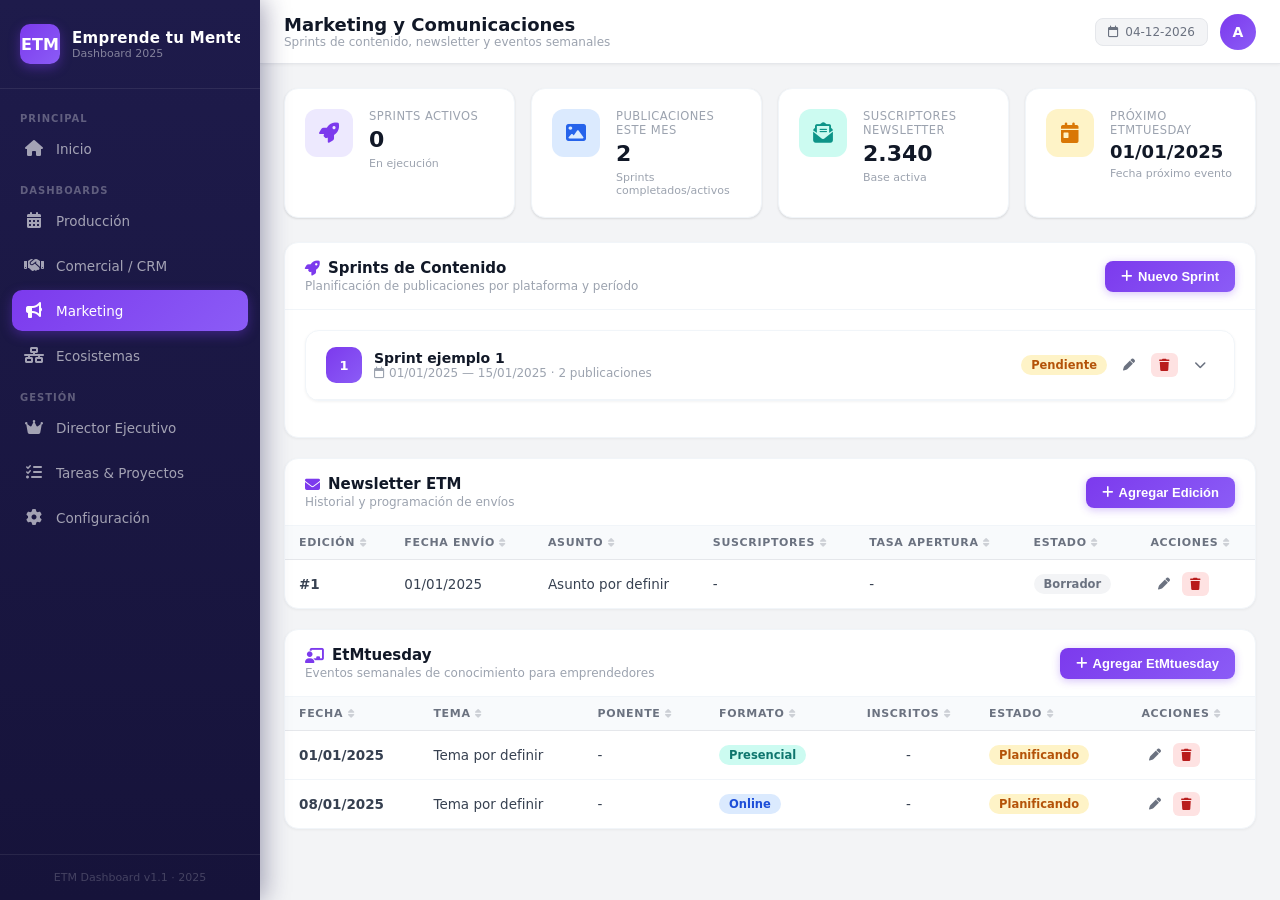
<file: pages/marketing.html>
<!DOCTYPE html>
<html lang="es">
<head>
  <meta charset="UTF-8" />
  <meta name="viewport" content="width=device-width, initial-scale=1.0" />
  <title>Marketing — ETM Dashboard 2025</title>
  <link rel="stylesheet" href="https://cdnjs.cloudflare.com/ajax/libs/font-awesome/6.5.0/css/all.min.css" />
  <link rel="stylesheet" href="../css/styles.css" />
</head>
<body>

<!-- Sidebar -->
<div id="sidebar"></div>

<!-- Main Content -->
<div id="main-content">
  <header id="main-header"></header>

  <div id="content-area">

    <!-- KPI Cards -->
    <div class="kpi-grid">
      <div class="kpi-card">
        <div class="kpi-icon-wrap kpi-icon-purple"><i class="fa-solid fa-rocket"></i></div>
        <div class="kpi-info">
          <div class="kpi-label">Sprints Activos</div>
          <div class="kpi-value" id="kpi-sprints">—</div>
          <div class="kpi-sub">En ejecución</div>
        </div>
      </div>
      <div class="kpi-card">
        <div class="kpi-icon-wrap kpi-icon-blue"><i class="fa-solid fa-image"></i></div>
        <div class="kpi-info">
          <div class="kpi-label">Publicaciones Este Mes</div>
          <div class="kpi-value" id="kpi-publicaciones">—</div>
          <div class="kpi-sub">Sprints completados/activos</div>
        </div>
      </div>
      <div class="kpi-card">
        <div class="kpi-icon-wrap kpi-icon-teal"><i class="fa-solid fa-envelope-open-text"></i></div>
        <div class="kpi-info">
          <div class="kpi-label">Suscriptores Newsletter</div>
          <div class="kpi-value" id="kpi-suscriptores">—</div>
          <div class="kpi-sub">Base activa</div>
        </div>
      </div>
      <div class="kpi-card">
        <div class="kpi-icon-wrap kpi-icon-amber"><i class="fa-solid fa-calendar-day"></i></div>
        <div class="kpi-info">
          <div class="kpi-label">Próximo EtMtuesday</div>
          <div class="kpi-value" id="kpi-proximo-etmt" style="font-size:18px">—</div>
          <div class="kpi-sub">Fecha próximo evento</div>
        </div>
      </div>
    </div>

    <!-- SPRINTS DE CONTENIDO -->
    <div class="panel">
      <div class="panel-header">
        <div>
          <div class="panel-title"><i class="fa-solid fa-rocket"></i> Sprints de Contenido</div>
          <div style="font-size:12px;color:#9CA3AF;margin-top:2px">Planificación de publicaciones por plataforma y período</div>
        </div>
        <button class="btn btn-primary" onclick="openAddSprint()">
          <i class="fa-solid fa-plus"></i> Nuevo Sprint
        </button>
      </div>
      <div class="panel-body">
        <div id="sprints-container">
          <!-- Rendered by JS -->
        </div>
      </div>
    </div>

    <!-- NEWSLETTER -->
    <div class="panel">
      <div class="panel-header">
        <div>
          <div class="panel-title"><i class="fa-solid fa-envelope"></i> Newsletter ETM</div>
          <div style="font-size:12px;color:#9CA3AF;margin-top:2px">Historial y programación de envíos</div>
        </div>
        <button class="btn btn-primary" onclick="openAddNewsletter()">
          <i class="fa-solid fa-plus"></i> Agregar Edición
        </button>
      </div>
      <div class="panel-body-flush">
        <div class="etm-table-wrap">
          <table class="etm-table" id="newsletter-table">
            <thead>
              <tr>
                <th>Edición</th>
                <th>Fecha Envío</th>
                <th>Asunto</th>
                <th>Suscriptores</th>
                <th>Tasa Apertura</th>
                <th>Estado</th>
                <th>Acciones</th>
              </tr>
            </thead>
            <tbody>
              <tr><td colspan="7" style="text-align:center;padding:32px;color:#9CA3AF">Cargando...</td></tr>
            </tbody>
          </table>
        </div>
      </div>
    </div>

    <!-- ETMTUESDAY -->
    <div class="panel">
      <div class="panel-header">
        <div>
          <div class="panel-title"><i class="fa-solid fa-chalkboard-user"></i> EtMtuesday</div>
          <div style="font-size:12px;color:#9CA3AF;margin-top:2px">Eventos semanales de conocimiento para emprendedores</div>
        </div>
        <button class="btn btn-primary" onclick="openAddEtMtuesday()">
          <i class="fa-solid fa-plus"></i> Agregar EtMtuesday
        </button>
      </div>
      <div class="panel-body-flush">
        <div class="etm-table-wrap">
          <table class="etm-table" id="etmtuesday-table">
            <thead>
              <tr>
                <th>Fecha</th>
                <th>Tema</th>
                <th>Ponente</th>
                <th>Formato</th>
                <th style="text-align:center">Inscritos</th>
                <th>Estado</th>
                <th>Acciones</th>
              </tr>
            </thead>
            <tbody>
              <tr><td colspan="7" style="text-align:center;padding:32px;color:#9CA3AF">Cargando...</td></tr>
            </tbody>
          </table>
        </div>
      </div>
    </div>

  </div>
</div>

<!-- ===== MODAL: Sprint ===== -->
<div class="modal-overlay" id="sprint-modal">
  <div class="modal-box" style="max-width:620px">
    <div class="modal-header">
      <span class="modal-title" id="sprint-modal-title">Nuevo Sprint</span>
      <button class="modal-close" onclick="closeModal('sprint-modal')"><i class="fa-solid fa-times"></i></button>
    </div>
    <div class="modal-body">
      <form id="sprint-form" onsubmit="return false">
        <input type="hidden" id="sprint-edit-id" />
        <div class="form-group">
          <label class="form-label">Nombre del Sprint <span style="color:red">*</span></label>
          <input type="text" id="sprint-nombre" class="form-control" placeholder="Ej: Sprint 4 — Lanzamiento EtMday" required />
        </div>
        <div class="form-row">
          <div class="form-group">
            <label class="form-label">Fecha Inicio</label>
            <input type="text" id="sprint-inicio" class="form-control" placeholder="DD/MM/YYYY" />
          </div>
          <div class="form-group">
            <label class="form-label">Fecha Fin</label>
            <input type="text" id="sprint-fin" class="form-control" placeholder="DD/MM/YYYY" />
          </div>
        </div>
        <div class="form-group">
          <label class="form-label">Estado</label>
          <select id="sprint-estado" class="form-control form-select">
            <option>Planificado</option>
            <option>En curso</option>
            <option>Completado</option>
          </select>
        </div>
        <div class="form-group">
          <label class="form-label" style="display:flex;align-items:center;justify-content:space-between">
            Tareas por Plataforma
            <button type="button" class="btn btn-secondary btn-sm" onclick="addTareaRow()">
              <i class="fa-solid fa-plus"></i> Agregar canal
            </button>
          </label>
          <div id="sprint-tareas-list"></div>
        </div>
      </form>
    </div>
    <div class="modal-footer">
      <button class="btn btn-secondary" onclick="closeModal('sprint-modal')">Cancelar</button>
      <button class="btn btn-primary" onclick="saveSprint()"><i class="fa-solid fa-floppy-disk"></i> Guardar Sprint</button>
    </div>
  </div>
</div>

<!-- ===== MODAL: Newsletter ===== -->
<div class="modal-overlay" id="nl-modal">
  <div class="modal-box">
    <div class="modal-header">
      <span class="modal-title" id="nl-modal-title">Agregar Newsletter</span>
      <button class="modal-close" onclick="closeModal('nl-modal')"><i class="fa-solid fa-times"></i></button>
    </div>
    <div class="modal-body">
      <form id="nl-form" onsubmit="return false">
        <input type="hidden" id="nl-edit-id" />
        <div class="form-row">
          <div class="form-group">
            <label class="form-label">Edición <span style="color:red">*</span></label>
            <input type="text" id="nl-edicion" class="form-control" placeholder="Ej: #51" required />
          </div>
          <div class="form-group">
            <label class="form-label">Fecha Envío</label>
            <input type="text" id="nl-fecha" class="form-control" placeholder="DD/MM/YYYY" />
          </div>
        </div>
        <div class="form-group">
          <label class="form-label">Asunto del Email</label>
          <input type="text" id="nl-asunto" class="form-control" placeholder="Ej: ETM te espera este noviembre" />
        </div>
        <div class="form-row">
          <div class="form-group">
            <label class="form-label">Suscriptores</label>
            <input type="number" id="nl-suscriptores" class="form-control" placeholder="2340" min="0" />
          </div>
          <div class="form-group">
            <label class="form-label">Tasa Apertura</label>
            <input type="text" id="nl-apertura" class="form-control" placeholder="Ej: 35%" />
          </div>
        </div>
        <div class="form-group">
          <label class="form-label">Estado</label>
          <select id="nl-estado" class="form-control form-select">
            <option>Borrador</option>
            <option>Programado</option>
            <option>Enviado</option>
          </select>
        </div>
      </form>
    </div>
    <div class="modal-footer">
      <button class="btn btn-secondary" onclick="closeModal('nl-modal')">Cancelar</button>
      <button class="btn btn-primary" onclick="saveNewsletter()"><i class="fa-solid fa-floppy-disk"></i> Guardar</button>
    </div>
  </div>
</div>

<!-- ===== MODAL: EtMtuesday ===== -->
<div class="modal-overlay" id="etmt-modal">
  <div class="modal-box">
    <div class="modal-header">
      <span class="modal-title" id="etmt-modal-title">Agregar EtMtuesday</span>
      <button class="modal-close" onclick="closeModal('etmt-modal')"><i class="fa-solid fa-times"></i></button>
    </div>
    <div class="modal-body">
      <form id="etmt-form" onsubmit="return false">
        <input type="hidden" id="etmt-edit-id" />
        <div class="form-row">
          <div class="form-group">
            <label class="form-label">Fecha <span style="color:red">*</span></label>
            <input type="text" id="etmt-fecha" class="form-control" placeholder="DD/MM/YYYY" required />
          </div>
          <div class="form-group">
            <label class="form-label">Formato</label>
            <select id="etmt-formato" class="form-control form-select">
              <option>Online</option>
              <option>Presencial</option>
              <option>Híbrido</option>
              <option>-</option>
            </select>
          </div>
        </div>
        <div class="form-group">
          <label class="form-label">Tema <span style="color:red">*</span></label>
          <input type="text" id="etmt-tema" class="form-control" placeholder="Ej: Innovación y Financiamiento" required />
        </div>
        <div class="form-row">
          <div class="form-group">
            <label class="form-label">Ponente</label>
            <input type="text" id="etmt-ponente" class="form-control" placeholder="Nombre ponente" />
          </div>
          <div class="form-group">
            <label class="form-label">Inscritos</label>
            <input type="number" id="etmt-inscritos" class="form-control" placeholder="0" min="0" />
          </div>
        </div>
        <div class="form-group">
          <label class="form-label">Estado</label>
          <select id="etmt-estado" class="form-control form-select">
            <option>Planificando</option>
            <option>Confirmado</option>
            <option>En curso</option>
            <option>Completado</option>
          </select>
        </div>
      </form>
    </div>
    <div class="modal-footer">
      <button class="btn btn-secondary" onclick="closeModal('etmt-modal')">Cancelar</button>
      <button class="btn btn-primary" onclick="saveEtMtuesday()"><i class="fa-solid fa-floppy-disk"></i> Guardar</button>
    </div>
  </div>
</div>

<!-- Toast container -->
<div id="toast-container"></div>

<script src="../js/shared.js"></script>
<script src="../js/marketing.js"></script>
</body>
</html>
</file>
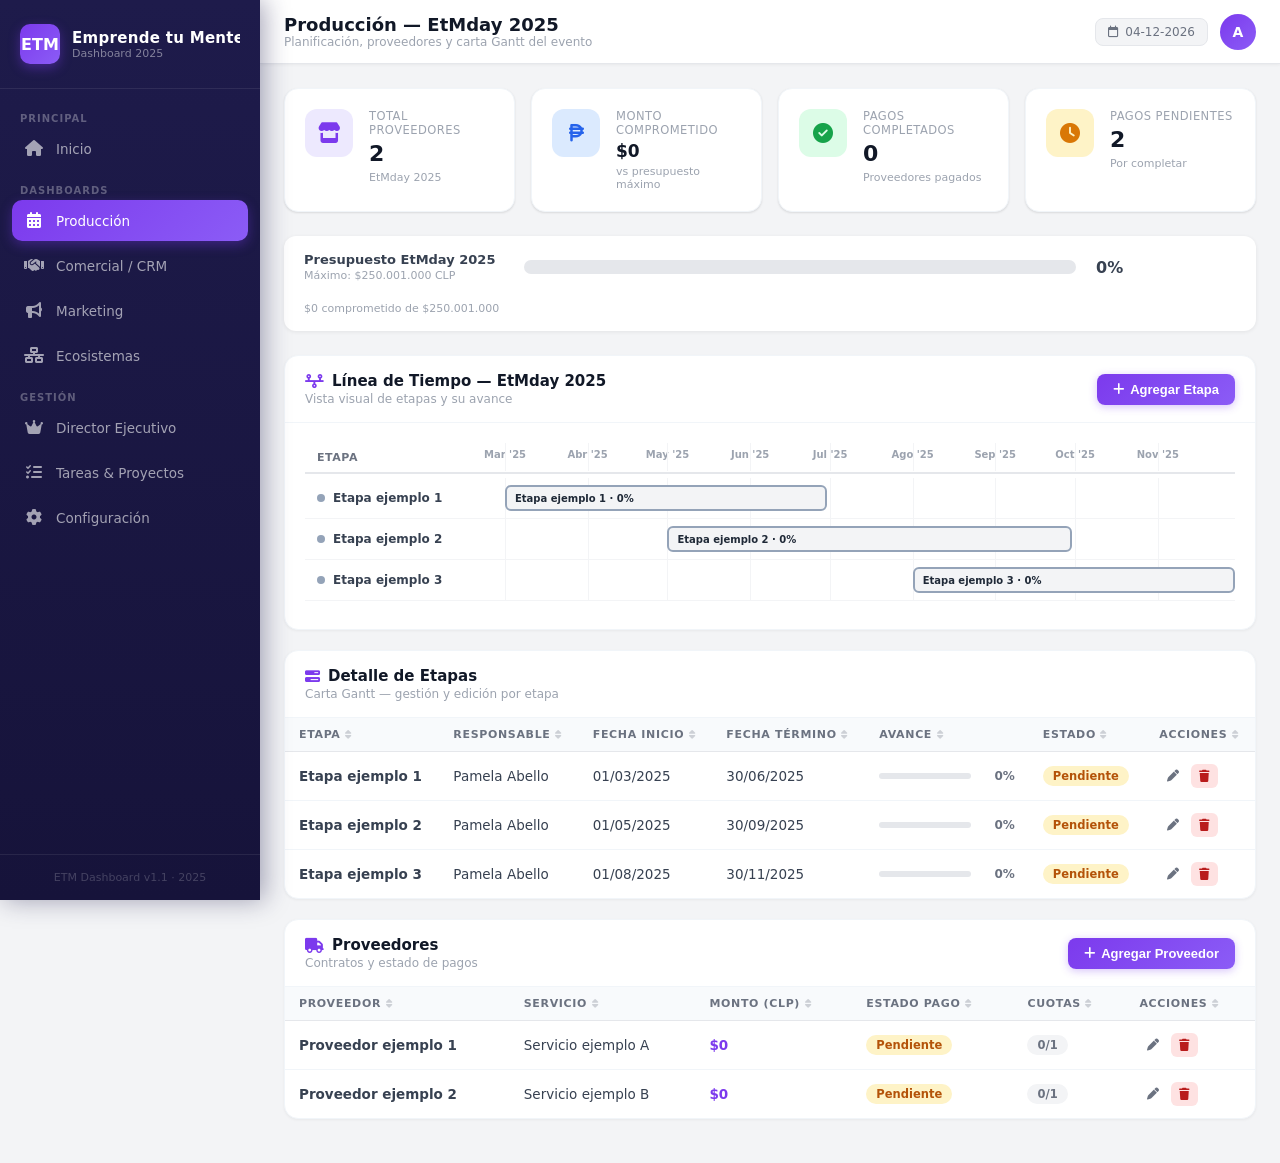
<file: pages/produccion.html>
<!DOCTYPE html>
<html lang="es">
<head>
  <meta charset="UTF-8" />
  <meta name="viewport" content="width=device-width, initial-scale=1.0" />
  <title>Producción — ETM Dashboard 2025</title>
  <link rel="stylesheet" href="https://cdnjs.cloudflare.com/ajax/libs/font-awesome/6.5.0/css/all.min.css" />
  <link rel="stylesheet" href="../css/styles.css" />
  <style>
    /* ── Budget Bar ── */
    .budget-bar-wrap {
      background: #fff;
      border-radius: 12px;
      padding: 16px 20px;
      margin-bottom: 24px;
      box-shadow: 0 1px 4px rgba(0,0,0,0.07);
      display: flex;
      align-items: center;
      gap: 20px;
      flex-wrap: wrap;
    }
    .budget-bar-label { font-size: 13px; font-weight: 600; color: #374151; min-width: 200px; }
    .budget-bar-label span { font-size: 11px; color: #9CA3AF; display: block; font-weight: 400; margin-top: 2px; }
    .budget-bar-outer {
      flex: 1; min-width: 200px;
      height: 14px; background: #E5E7EB; border-radius: 99px; overflow: hidden; position: relative;
    }
    #budget-bar-fill { height: 100%; border-radius: 99px; transition: width 0.5s ease; background: #7C3AED; }
    .budget-bar-right { display: flex; align-items: center; gap: 12px; min-width: 140px; }
    #budget-bar-pct { font-size: 16px; font-weight: 700; color: #374151; }
    #budget-bar-sub { font-size: 11px; color: #9CA3AF; }

    /* ── Visual Gantt ── */
    .gv-wrap { width: 100%; overflow-x: auto; padding-bottom: 8px; }
    .gv-header-row { display: flex; border-bottom: 2px solid #E5E7EB; margin-bottom: 4px; }
    .gv-header-label {
      width: 200px; min-width: 200px;
      font-size: 11px; font-weight: 600; color: #6B7280; text-transform: uppercase; letter-spacing: .05em;
      padding: 8px 12px;
    }
    .gv-header-timeline {
      flex: 1; position: relative; height: 28px; min-width: 500px;
    }
    .gv-month {
      position: absolute; top: 6px;
      font-size: 10px; font-weight: 600; color: #9CA3AF; white-space: nowrap;
      transform: translateX(-50%);
    }
    .gv-gridline {
      position: absolute; top: 0; bottom: 0;
      width: 1px; background: #F3F4F6;
    }
    .gv-today {
      position: absolute; top: 0; bottom: 0;
      width: 2px; background: #EF4444; z-index: 2;
    }
    .gv-today-label {
      position: absolute; top: -18px; left: 50%; transform: translateX(-50%);
      font-size: 9px; font-weight: 700; color: #EF4444; white-space: nowrap;
    }
    .gv-row { display: flex; align-items: center; border-bottom: 1px solid #F3F4F6; }
    .gv-row:hover { background: #FAFAFE; }
    .gv-row-label {
      width: 200px; min-width: 200px;
      font-size: 12px; font-weight: 600; color: #374151;
      padding: 10px 12px; display: flex; align-items: center; gap: 8px;
      overflow: hidden; white-space: nowrap; text-overflow: ellipsis;
    }
    .gv-state-dot { width: 8px; height: 8px; border-radius: 50%; flex-shrink: 0; }
    .gv-row-timeline {
      flex: 1; position: relative; height: 40px; min-width: 500px;
    }
    .gv-bar {
      position: absolute; top: 50%; transform: translateY(-50%);
      height: 26px; border-radius: 6px; overflow: hidden;
      display: flex; align-items: center; min-width: 2px;
      cursor: default; transition: box-shadow 0.2s;
    }
    .gv-bar:hover { box-shadow: 0 2px 8px rgba(0,0,0,0.15); }
    .gv-bar-fill { height: 100%; transition: width 0.4s ease; flex-shrink: 0; opacity: 0.5; }
    .gv-bar-label {
      position: absolute; left: 8px; right: 4px;
      font-size: 10px; font-weight: 700; color: #1F2937;
      white-space: nowrap; overflow: hidden; text-overflow: ellipsis;
      z-index: 1;
    }
  </style>
</head>
<body>

<!-- Sidebar -->
<div id="sidebar"></div>

<!-- Main Content -->
<div id="main-content">
  <header id="main-header"></header>

  <div id="content-area">

    <!-- KPI Cards -->
    <div class="kpi-grid">
      <div class="kpi-card">
        <div class="kpi-icon-wrap kpi-icon-purple"><i class="fa-solid fa-store"></i></div>
        <div class="kpi-info">
          <div class="kpi-label">Total Proveedores</div>
          <div class="kpi-value" id="kpi-total-proveedores">—</div>
          <div class="kpi-sub">EtMday 2025</div>
        </div>
      </div>
      <div class="kpi-card">
        <div class="kpi-icon-wrap kpi-icon-blue"><i class="fa-solid fa-peso-sign"></i></div>
        <div class="kpi-info">
          <div class="kpi-label">Monto Comprometido</div>
          <div class="kpi-value" id="kpi-monto-total" style="font-size:17px">—</div>
          <div class="kpi-sub">vs presupuesto máximo</div>
        </div>
      </div>
      <div class="kpi-card">
        <div class="kpi-icon-wrap kpi-icon-green"><i class="fa-solid fa-circle-check"></i></div>
        <div class="kpi-info">
          <div class="kpi-label">Pagos Completados</div>
          <div class="kpi-value" id="kpi-pagos-completados">—</div>
          <div class="kpi-sub">Proveedores pagados</div>
        </div>
      </div>
      <div class="kpi-card">
        <div class="kpi-icon-wrap kpi-icon-amber"><i class="fa-solid fa-clock"></i></div>
        <div class="kpi-info">
          <div class="kpi-label">Pagos Pendientes</div>
          <div class="kpi-value" id="kpi-pagos-pendientes">—</div>
          <div class="kpi-sub">Por completar</div>
        </div>
      </div>
    </div>

    <!-- Budget Bar -->
    <div class="budget-bar-wrap">
      <div class="budget-bar-label">
        Presupuesto EtMday 2025
        <span>Máximo: $250.001.000 CLP</span>
      </div>
      <div class="budget-bar-outer">
        <div id="budget-bar-fill" style="width:0%"></div>
      </div>
      <div class="budget-bar-right">
        <span id="budget-bar-pct" style="font-size:16px;font-weight:700;color:#374151">0%</span>
      </div>
      <div id="budget-bar-sub" style="font-size:11px;color:#9CA3AF;width:100%">$0 comprometido de $250.001.000</div>
    </div>

    <!-- GANTT VISUAL -->
    <div class="panel">
      <div class="panel-header">
        <div>
          <div class="panel-title"><i class="fa-solid fa-timeline"></i> Línea de Tiempo — EtMday 2025</div>
          <div style="font-size:12px;color:#9CA3AF;margin-top:2px">Vista visual de etapas y su avance</div>
        </div>
        <button class="btn btn-primary" onclick="openAddGantt()">
          <i class="fa-solid fa-plus"></i> Agregar Etapa
        </button>
      </div>
      <div class="panel-body">
        <div id="gantt-visual" style="min-height:80px"></div>
      </div>
    </div>

    <!-- GANTT TABLE (detalle) -->
    <div class="panel">
      <div class="panel-header">
        <div>
          <div class="panel-title"><i class="fa-solid fa-bars-progress"></i> Detalle de Etapas</div>
          <div style="font-size:12px;color:#9CA3AF;margin-top:2px">Carta Gantt — gestión y edición por etapa</div>
        </div>
      </div>
      <div class="panel-body-flush">
        <div class="etm-table-wrap">
          <table class="etm-table" id="gantt-table">
            <thead>
              <tr>
                <th>Etapa</th>
                <th>Responsable</th>
                <th>Fecha Inicio</th>
                <th>Fecha Término</th>
                <th style="min-width:160px">Avance</th>
                <th>Estado</th>
                <th>Acciones</th>
              </tr>
            </thead>
            <tbody>
              <tr><td colspan="7" style="text-align:center;padding:32px;color:#9CA3AF">Cargando...</td></tr>
            </tbody>
          </table>
        </div>
      </div>
    </div>

    <!-- PROVEEDORES SECTION -->
    <div class="panel">
      <div class="panel-header">
        <div>
          <div class="panel-title"><i class="fa-solid fa-truck"></i> Proveedores</div>
          <div style="font-size:12px;color:#9CA3AF;margin-top:2px">Contratos y estado de pagos</div>
        </div>
        <button class="btn btn-primary" onclick="openAddProveedor()">
          <i class="fa-solid fa-plus"></i> Agregar Proveedor
        </button>
      </div>
      <div class="panel-body-flush">
        <div class="etm-table-wrap">
          <table class="etm-table" id="proveedores-table">
            <thead>
              <tr>
                <th>Proveedor</th>
                <th>Servicio</th>
                <th>Monto (CLP)</th>
                <th>Estado Pago</th>
                <th>Cuotas</th>
                <th>Acciones</th>
              </tr>
            </thead>
            <tbody>
              <tr><td colspan="6" style="text-align:center;padding:32px;color:#9CA3AF">Cargando...</td></tr>
            </tbody>
          </table>
        </div>
      </div>
    </div>

  </div>
</div>

<!-- ===== MODAL: Gantt ===== -->
<div class="modal-overlay" id="gantt-modal">
  <div class="modal-box">
    <div class="modal-header">
      <span class="modal-title" id="gantt-modal-title">Agregar Etapa</span>
      <button class="modal-close" onclick="closeModal('gantt-modal')"><i class="fa-solid fa-times"></i></button>
    </div>
    <div class="modal-body">
      <form id="gantt-form" onsubmit="return false">
        <input type="hidden" id="gantt-edit-id" />
        <div class="form-group">
          <label class="form-label">Etapa <span style="color:red">*</span></label>
          <input type="text" id="gantt-etapa" class="form-control" placeholder="Ej: Logística Venue" required />
        </div>
        <div class="form-group">
          <label class="form-label">Responsable <span style="color:red">*</span></label>
          <select id="gantt-responsable" class="form-control form-select">
            <option value="">Seleccionar...</option>
            <option>Pamela Abello</option>
            <option>Nicolás Uranga</option>
          </select>
        </div>
        <div class="form-row">
          <div class="form-group">
            <label class="form-label">Fecha Inicio</label>
            <input type="text" id="gantt-inicio" class="form-control" placeholder="DD/MM/YYYY" />
          </div>
          <div class="form-group">
            <label class="form-label">Fecha Término</label>
            <input type="text" id="gantt-termino" class="form-control" placeholder="DD/MM/YYYY" />
          </div>
        </div>
        <div class="form-row">
          <div class="form-group">
            <label class="form-label">Avance (%)</label>
            <input type="number" id="gantt-avance" class="form-control" placeholder="0" min="0" max="100" />
          </div>
          <div class="form-group">
            <label class="form-label">Estado</label>
            <select id="gantt-estado" class="form-control form-select">
              <option>Pendiente</option>
              <option>En curso</option>
              <option>Completado</option>
              <option>Pausado</option>
            </select>
          </div>
        </div>
      </form>
    </div>
    <div class="modal-footer">
      <button class="btn btn-secondary" onclick="closeModal('gantt-modal')">Cancelar</button>
      <button class="btn btn-primary" onclick="saveGantt()"><i class="fa-solid fa-floppy-disk"></i> Guardar</button>
    </div>
  </div>
</div>

<!-- ===== MODAL: Proveedor ===== -->
<div class="modal-overlay" id="prov-modal">
  <div class="modal-box">
    <div class="modal-header">
      <span class="modal-title" id="prov-modal-title">Agregar Proveedor</span>
      <button class="modal-close" onclick="closeModal('prov-modal')"><i class="fa-solid fa-times"></i></button>
    </div>
    <div class="modal-body">
      <form id="prov-form" onsubmit="return false">
        <input type="hidden" id="prov-edit-id" />
        <div class="form-group">
          <label class="form-label">Nombre del Proveedor <span style="color:red">*</span></label>
          <input type="text" id="prov-nombre" class="form-control" placeholder="Ej: TGA Producciones" required />
        </div>
        <div class="form-group">
          <label class="form-label">Servicio <span style="color:red">*</span></label>
          <input type="text" id="prov-servicio" class="form-control" placeholder="Ej: Producción General" />
        </div>
        <div class="form-row">
          <div class="form-group">
            <label class="form-label">Monto CLP</label>
            <input type="number" id="prov-monto" class="form-control" placeholder="12000000" min="0" />
          </div>
          <div class="form-group">
            <label class="form-label">Cuotas</label>
            <input type="text" id="prov-cuotas" class="form-control" placeholder="Ej: 1/3" />
          </div>
        </div>
        <div class="form-group">
          <label class="form-label">Estado de Pago</label>
          <select id="prov-estado" class="form-control form-select">
            <option>Pendiente</option>
            <option>Parcial</option>
            <option>Pagado</option>
            <option>Vencido</option>
          </select>
        </div>
      </form>
    </div>
    <div class="modal-footer">
      <button class="btn btn-secondary" onclick="closeModal('prov-modal')">Cancelar</button>
      <button class="btn btn-primary" onclick="saveProveedor()"><i class="fa-solid fa-floppy-disk"></i> Guardar</button>
    </div>
  </div>
</div>

<!-- Toast container -->
<div id="toast-container"></div>

<script src="../js/shared.js"></script>
<script src="../js/produccion.js"></script>
</body>
</html>
</file>
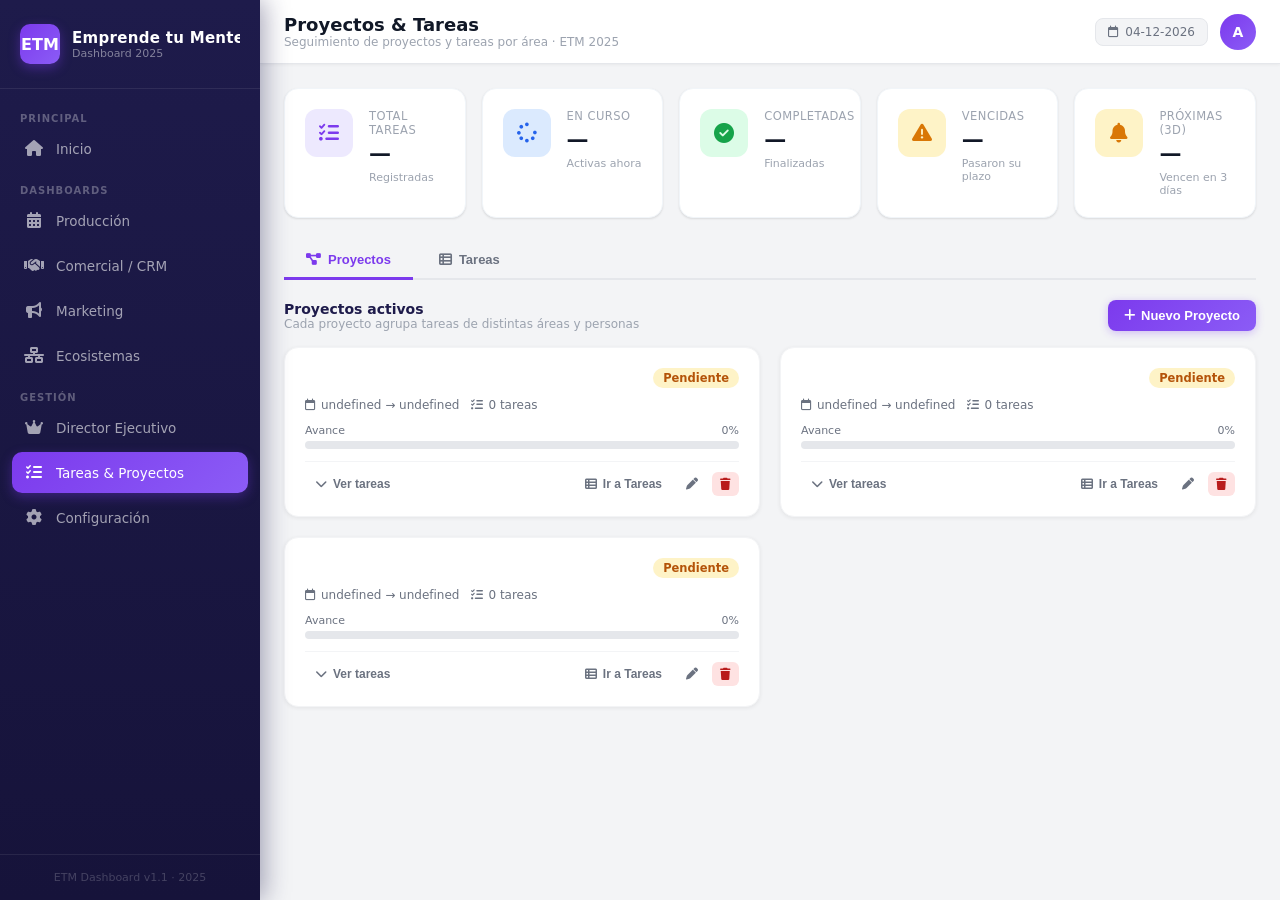
<file: pages/tareas.html>
<!DOCTYPE html>
<html lang="es">
<head>
  <meta charset="UTF-8" />
  <meta name="viewport" content="width=device-width, initial-scale=1.0" />
  <title>Proyectos & Tareas — ETM Dashboard 2025</title>
  <link rel="stylesheet" href="https://cdnjs.cloudflare.com/ajax/libs/font-awesome/6.5.0/css/all.min.css" />
  <link rel="stylesheet" href="../css/styles.css" />
  <style>
    /* ── Tabs ── */
    .main-tabs { display:flex; gap:4px; margin-bottom:20px; border-bottom:2px solid #E5E7EB; }
    .main-tab {
      padding:10px 22px; font-size:13px; font-weight:600; cursor:pointer;
      border:none; background:none; color:#6B7280;
      border-bottom:3px solid transparent; margin-bottom:-2px;
      transition:all 0.2s; display:flex; align-items:center; gap:7px;
    }
    .main-tab:hover { color:#7C3AED; }
    .main-tab.tab-active { color:#7C3AED; border-bottom-color:#7C3AED; }

    /* ── Proyecto Cards ── */
    .proyectos-grid {
      display:grid; gap:20px;
      grid-template-columns: repeat(auto-fill, minmax(420px, 1fr));
    }
    .proyecto-card {
      background:#fff; border-radius:14px; padding:20px;
      box-shadow:0 1px 4px rgba(0,0,0,0.07);
      border:1px solid #F3F4F6;
      transition: box-shadow 0.2s;
    }
    .proyecto-card:hover { box-shadow:0 4px 16px rgba(124,58,237,0.1); }
    .proyecto-card-header { display:flex; align-items:flex-start; justify-content:space-between; gap:12px; margin-bottom:10px; }
    .proyecto-nombre { font-size:16px; font-weight:700; color:#1E1B4B; margin-bottom:4px; }
    .proyecto-desc { font-size:12px; color:#9CA3AF; line-height:1.5; }
    .proyecto-meta { display:flex; flex-wrap:wrap; gap:12px; font-size:12px; color:#6B7280; margin-bottom:12px; }
    .proyecto-meta span { display:flex; align-items:center; gap:5px; }
    .proyecto-card-footer { display:flex; justify-content:space-between; align-items:center; margin-top:12px; padding-top:10px; border-top:1px solid #F3F4F6; }

    /* ── Filters bar ── */
    .filters-bar {
      display:flex; flex-wrap:wrap; gap:10px; align-items:center;
      padding:14px 20px; border-bottom:1px solid #F3F4F6;
    }
    .filters-bar select, .filters-bar input[type="text"] {
      height:36px; padding:0 12px; border:1px solid #E5E7EB;
      border-radius:8px; font-size:13px; color:#374151;
      outline:none; background:white; transition:border-color 0.15s;
    }
    .filters-bar select:focus, .filters-bar input:focus { border-color:#7C3AED; }
    .filters-bar input[type="text"] { min-width:180px; }
    .filter-search-wrap { position:relative; }
    .filter-search-wrap i { position:absolute; left:10px; top:50%; transform:translateY(-50%); color:#9CA3AF; font-size:13px; }
    .filter-search-wrap input { padding-left:30px !important; }

    /* ── Notif banner ── */
    .notif-banner {
      background:#FEF3C7; border:1px solid #FCD34D; border-radius:10px;
      padding:12px 16px; font-size:12px; color:#92400E;
      display:flex; align-items:center; gap:10px; margin-bottom:16px;
    }
    .notif-banner.hidden { display:none; }
  </style>
</head>
<body>

<!-- Sidebar -->
<div id="sidebar"></div>

<!-- Main Content -->
<div id="main-content">
  <header id="main-header"></header>

  <div id="content-area">

    <!-- KPI Cards -->
    <div class="kpi-grid" style="grid-template-columns:repeat(auto-fill,minmax(160px,1fr))">
      <div class="kpi-card">
        <div class="kpi-icon-wrap kpi-icon-purple"><i class="fa-solid fa-list-check"></i></div>
        <div class="kpi-info">
          <div class="kpi-label">Total Tareas</div>
          <div class="kpi-value" id="kpi-total-tareas">—</div>
          <div class="kpi-sub">Registradas</div>
        </div>
      </div>
      <div class="kpi-card">
        <div class="kpi-icon-wrap kpi-icon-blue"><i class="fa-solid fa-spinner"></i></div>
        <div class="kpi-info">
          <div class="kpi-label">En Curso</div>
          <div class="kpi-value" id="kpi-en-curso">—</div>
          <div class="kpi-sub">Activas ahora</div>
        </div>
      </div>
      <div class="kpi-card">
        <div class="kpi-icon-wrap kpi-icon-green"><i class="fa-solid fa-circle-check"></i></div>
        <div class="kpi-info">
          <div class="kpi-label">Completadas</div>
          <div class="kpi-value" id="kpi-completadas">—</div>
          <div class="kpi-sub">Finalizadas</div>
        </div>
      </div>
      <div class="kpi-card">
        <div class="kpi-icon-wrap kpi-icon-amber"><i class="fa-solid fa-triangle-exclamation"></i></div>
        <div class="kpi-info">
          <div class="kpi-label">Vencidas</div>
          <div class="kpi-value" id="kpi-vencidas">—</div>
          <div class="kpi-sub">Pasaron su plazo</div>
        </div>
      </div>
      <div class="kpi-card">
        <div class="kpi-icon-wrap" style="background:#FEF3C7"><i class="fa-solid fa-bell" style="color:#D97706"></i></div>
        <div class="kpi-info">
          <div class="kpi-label">Próximas (3d)</div>
          <div class="kpi-value" id="kpi-proximas">—</div>
          <div class="kpi-sub">Vencen en 3 días</div>
        </div>
      </div>
    </div>

    <!-- Main Tabs -->
    <div class="main-tabs">
      <button class="main-tab tab-active" id="tab-btn-proyectos" onclick="switchTab('proyectos')">
        <i class="fa-solid fa-diagram-project"></i> Proyectos
      </button>
      <button class="main-tab" id="tab-btn-tareas" onclick="switchTab('tareas')">
        <i class="fa-solid fa-table-list"></i> Tareas
      </button>
    </div>

    <!-- ===== PANEL: Proyectos ===== -->
    <div id="tab-panel-proyectos">
      <div style="display:flex;justify-content:space-between;align-items:center;margin-bottom:16px">
        <div>
          <div style="font-size:14px;font-weight:700;color:#1E1B4B">Proyectos activos</div>
          <div style="font-size:12px;color:#9CA3AF">Cada proyecto agrupa tareas de distintas áreas y personas</div>
        </div>
        <button class="btn btn-primary" onclick="openAddProyecto()">
          <i class="fa-solid fa-plus"></i> Nuevo Proyecto
        </button>
      </div>
      <div class="proyectos-grid" id="proyectos-grid">
        <div style="text-align:center;padding:40px;color:#9CA3AF">Cargando proyectos...</div>
      </div>
    </div>

    <!-- ===== PANEL: Tareas ===== -->
    <div id="tab-panel-tareas" style="display:none">
      <div class="panel">
        <div class="panel-header">
          <div>
            <div class="panel-title"><i class="fa-solid fa-table-list"></i> Todas las Tareas</div>
            <div style="font-size:12px;color:#9CA3AF;margin-top:2px">Vista consolidada de tareas de todos los proyectos</div>
          </div>
          <button class="btn btn-primary" onclick="openAddTarea()">
            <i class="fa-solid fa-plus"></i> Agregar Tarea
          </button>
        </div>

        <!-- Filters -->
        <div class="filters-bar">
          <select id="filter-proyecto" title="Filtrar por proyecto">
            <option value="">Todos los proyectos</option>
          </select>
          <select id="filter-area" title="Filtrar por área">
            <option value="">Todas las áreas</option>
            <option>Producción</option><option>Comercial</option>
            <option>Marketing</option><option>Ecosistemas</option>
            <option>Dirección</option><option>RRHH</option><option>Operaciones</option>
          </select>
          <select id="filter-responsable" title="Filtrar por responsable">
            <option value="">Todos</option>
            <option>Nicolás Uranga</option>
            <option>María Ignacia</option>
            <option>Juan Pablo Lobos</option>
            <option>Ignacia Cisternas</option>
            <option>León Fernández de Castro</option>
            <option>Pamela Abello</option>
            <option>Catalina Pizarro</option>
            <option>Javiera López</option>
            <option>Andrea Báez</option>
            <option>Daniela Alegría</option>
          </select>
          <select id="filter-estado" title="Filtrar por estado">
            <option value="">Todos los estados</option>
            <option>Pendiente</option><option>En curso</option>
            <option>Completada</option><option>Bloqueada</option>
          </select>
          <div class="filter-search-wrap">
            <i class="fa-solid fa-magnifying-glass"></i>
            <input type="text" id="filter-search" placeholder="Buscar tarea…" />
          </div>
          <button class="btn btn-secondary btn-sm" id="filter-clear">
            <i class="fa-solid fa-times"></i> Limpiar
          </button>
        </div>

        <div class="panel-body-flush">
          <div class="etm-table-wrap">
            <table class="etm-table" id="tareas-table">
              <thead>
                <tr>
                  <th style="width:32px">#</th>
                  <th>Tarea a Ejecutar</th>
                  <th>Proyecto</th>
                  <th style="white-space:nowrap">Plazo</th>
                  <th>Responsable</th>
                  <th>Área</th>
                  <th>Estado</th>
                  <th>Acciones</th>
                </tr>
              </thead>
              <tbody>
                <tr><td colspan="8" style="text-align:center;padding:32px;color:#9CA3AF">Cargando...</td></tr>
              </tbody>
            </table>
          </div>
        </div>
      </div>
    </div>

  </div>
</div>

<!-- ===== MODAL: Proyecto ===== -->
<div class="modal-overlay" id="proyecto-modal">
  <div class="modal-box" style="max-width:500px">
    <div class="modal-header">
      <span class="modal-title" id="proyecto-modal-title">Nuevo Proyecto</span>
      <button class="modal-close" onclick="closeModal('proyecto-modal')"><i class="fa-solid fa-times"></i></button>
    </div>
    <div class="modal-body">
      <form id="proyecto-form" onsubmit="return false">
        <input type="hidden" id="proyecto-edit-id" />
        <div class="form-group">
          <label class="form-label">Nombre del Proyecto <span style="color:red">*</span></label>
          <input type="text" id="proyecto-nombre" class="form-control" placeholder="Ej: EtMtuesday 21 de abril" required />
        </div>
        <div class="form-group">
          <label class="form-label">Descripción</label>
          <textarea id="proyecto-desc" class="form-control" rows="2" placeholder="Describe el objetivo del proyecto…" style="resize:vertical"></textarea>
        </div>
        <div class="form-row">
          <div class="form-group">
            <label class="form-label">Fecha Inicio</label>
            <input type="text" id="proyecto-inicio" class="form-control" placeholder="DD/MM/YYYY" />
          </div>
          <div class="form-group">
            <label class="form-label">Fecha Fin</label>
            <input type="text" id="proyecto-fin" class="form-control" placeholder="DD/MM/YYYY" />
          </div>
        </div>
        <div class="form-group">
          <label class="form-label">Estado</label>
          <select id="proyecto-estado" class="form-control form-select">
            <option>Pendiente</option>
            <option selected>En curso</option>
            <option>Completado</option>
            <option>Pausado</option>
          </select>
        </div>
      </form>
    </div>
    <div class="modal-footer">
      <button class="btn btn-secondary" onclick="closeModal('proyecto-modal')">Cancelar</button>
      <button class="btn btn-primary" onclick="saveProyecto()"><i class="fa-solid fa-floppy-disk"></i> Guardar</button>
    </div>
  </div>
</div>

<!-- ===== MODAL: Tarea ===== -->
<div class="modal-overlay" id="tarea-modal">
  <div class="modal-box" style="max-width:540px">
    <div class="modal-header">
      <span class="modal-title" id="tarea-modal-title">Agregar Tarea</span>
      <button class="modal-close" onclick="closeModal('tarea-modal')"><i class="fa-solid fa-times"></i></button>
    </div>
    <div class="modal-body">
      <form id="tarea-form" onsubmit="return false">
        <input type="hidden" id="tarea-edit-id" />
        <div class="form-group">
          <label class="form-label">Tarea a Ejecutar <span style="color:red">*</span></label>
          <input type="text" id="tarea-desc" class="form-control" placeholder="Describe la tarea…" required />
        </div>
        <div class="form-row">
          <div class="form-group">
            <label class="form-label">Proyecto</label>
            <select id="tarea-proyecto" class="form-control form-select">
              <option value="">Sin proyecto</option>
            </select>
          </div>
          <div class="form-group">
            <label class="form-label">Plazo</label>
            <input type="text" id="tarea-plazo" class="form-control" placeholder="DD/MM/YYYY" />
          </div>
        </div>
        <div class="form-row">
          <div class="form-group">
            <label class="form-label">Responsable</label>
            <select id="tarea-responsable" class="form-control form-select">
              <option value="—">Sin asignar</option>
              <option>Nicolás Uranga</option>
              <option>María Ignacia</option>
              <option>Juan Pablo Lobos</option>
              <option>Ignacia Cisternas</option>
              <option>León Fernández de Castro</option>
              <option>Pamela Abello</option>
              <option>Catalina Pizarro</option>
              <option>Javiera López</option>
              <option>Andrea Báez</option>
              <option>Daniela Alegría</option>
            </select>
          </div>
          <div class="form-group">
            <label class="form-label">Área</label>
            <select id="tarea-area" class="form-control form-select">
              <option>Producción</option><option>Comercial</option>
              <option>Marketing</option><option>Ecosistemas</option>
              <option>Dirección</option><option>RRHH</option><option>Operaciones</option>
            </select>
          </div>
        </div>
        <div class="form-group">
          <label class="form-label">Estado</label>
          <select id="tarea-estado" class="form-control form-select">
            <option>Pendiente</option><option>En curso</option>
            <option>Completada</option><option>Bloqueada</option>
          </select>
        </div>
      </form>
    </div>
    <div class="modal-footer">
      <button class="btn btn-secondary" onclick="closeModal('tarea-modal')">Cancelar</button>
      <button class="btn btn-primary" onclick="saveTarea()"><i class="fa-solid fa-floppy-disk"></i> Guardar</button>
    </div>
  </div>
</div>

<div id="toast-container"></div>
<script src="../js/shared.js"></script>
<script src="../js/tareas.js"></script>
</body>
</html>
</file>
<file: css/styles.css>
/* ============================================================
   ETM Dashboard - Custom Styles
   Emprende tu Mente - Corporación
   ============================================================ */

/* === Variables CSS === */
:root {
  --etm-primary: #7C3AED;
  --etm-primary-light: #8B5CF6;
  --etm-primary-dark: #6D28D9;
  --etm-dark: #1E1B4B;
  --etm-dark-light: #2D2A6B;
  --etm-gray-bg: #F3F4F6;
  --sidebar-width: 260px;
  --header-height: 64px;
  --transition: all 0.25s cubic-bezier(0.4, 0, 0.2, 1);
}

/* === Reset y Base === */
*, *::before, *::after {
  box-sizing: border-box;
  margin: 0;
  padding: 0;
}

body {
  font-family: 'Inter', system-ui, -apple-system, sans-serif;
  background-color: var(--etm-gray-bg);
  color: #1F2937;
  overflow-x: hidden;
}

/* === Scrollbar personalizado === */
::-webkit-scrollbar {
  width: 6px;
  height: 6px;
}
::-webkit-scrollbar-track {
  background: #F1F5F9;
}
::-webkit-scrollbar-thumb {
  background: #CBD5E1;
  border-radius: 3px;
}
::-webkit-scrollbar-thumb:hover {
  background: #94A3B8;
}

/* ============================================================
   SIDEBAR
   ============================================================ */
#sidebar {
  width: var(--sidebar-width);
  min-height: 100vh;
  background: linear-gradient(180deg, var(--etm-dark) 0%, #16133A 100%);
  position: fixed;
  left: 0;
  top: 0;
  z-index: 50;
  display: flex;
  flex-direction: column;
  transition: var(--transition);
  box-shadow: 4px 0 24px rgba(30, 27, 75, 0.4);
}

#sidebar.collapsed {
  width: 72px;
}

/* Logo area */
.sidebar-logo {
  padding: 24px 20px;
  border-bottom: 1px solid rgba(255,255,255,0.08);
  display: flex;
  align-items: center;
  gap: 12px;
  min-height: 80px;
}

.sidebar-logo .logo-icon {
  width: 40px;
  height: 40px;
  min-width: 40px;
  background: linear-gradient(135deg, var(--etm-primary), var(--etm-primary-light));
  border-radius: 10px;
  display: flex;
  align-items: center;
  justify-content: center;
  font-weight: 800;
  font-size: 16px;
  color: white;
  box-shadow: 0 4px 12px rgba(124, 58, 237, 0.4);
}

.sidebar-logo .logo-text {
  overflow: hidden;
  transition: var(--transition);
}

.sidebar-logo .logo-text h2 {
  color: white;
  font-size: 15px;
  font-weight: 700;
  letter-spacing: 0.02em;
  white-space: nowrap;
}

.sidebar-logo .logo-text p {
  color: rgba(255,255,255,0.45);
  font-size: 11px;
  white-space: nowrap;
}

#sidebar.collapsed .logo-text {
  opacity: 0;
  width: 0;
}

/* Nav items */
.sidebar-nav {
  padding: 16px 12px;
  flex: 1;
}

.nav-section-label {
  color: rgba(255,255,255,0.3);
  font-size: 10px;
  font-weight: 600;
  letter-spacing: 0.1em;
  text-transform: uppercase;
  padding: 8px 8px 4px;
  transition: var(--transition);
}

#sidebar.collapsed .nav-section-label {
  opacity: 0;
}

.nav-item {
  display: flex;
  align-items: center;
  gap: 12px;
  padding: 11px 12px;
  border-radius: 10px;
  cursor: pointer;
  transition: var(--transition);
  margin-bottom: 4px;
  color: rgba(255,255,255,0.6);
  text-decoration: none;
  user-select: none;
}

.nav-item:hover {
  background: rgba(255,255,255,0.08);
  color: rgba(255,255,255,0.9);
}

.nav-item.active {
  background: linear-gradient(135deg, var(--etm-primary), var(--etm-primary-light));
  color: white;
  box-shadow: 0 4px 12px rgba(124, 58, 237, 0.35);
}

.nav-item .nav-icon {
  width: 20px;
  min-width: 20px;
  text-align: center;
  font-size: 16px;
}

.nav-item .nav-label {
  font-size: 13.5px;
  font-weight: 500;
  white-space: nowrap;
  overflow: hidden;
  transition: var(--transition);
}

#sidebar.collapsed .nav-label {
  opacity: 0;
  width: 0;
}

/* Sidebar footer */
.sidebar-footer {
  padding: 16px 12px;
  border-top: 1px solid rgba(255,255,255,0.08);
}

.sidebar-version {
  color: rgba(255,255,255,0.2);
  font-size: 11px;
  text-align: center;
  white-space: nowrap;
  overflow: hidden;
}

#sidebar.collapsed .sidebar-version {
  opacity: 0;
}

/* Collapse button */
.sidebar-toggle {
  position: fixed;
  left: calc(var(--sidebar-width) - 16px);
  top: 84px;
  width: 32px;
  height: 32px;
  background: white;
  border: 2px solid #E5E7EB;
  border-radius: 50%;
  cursor: pointer;
  display: flex;
  align-items: center;
  justify-content: center;
  z-index: 51;
  transition: var(--transition);
  box-shadow: 0 2px 8px rgba(0,0,0,0.1);
  color: #6B7280;
  font-size: 12px;
}

.sidebar-toggle:hover {
  background: var(--etm-primary);
  color: white;
  border-color: var(--etm-primary);
}

#sidebar.collapsed ~ .sidebar-toggle,
body.sidebar-collapsed .sidebar-toggle {
  left: 56px;
}

/* ============================================================
   MAIN CONTENT
   ============================================================ */
#main-content {
  margin-left: var(--sidebar-width);
  min-height: 100vh;
  transition: var(--transition);
  display: flex;
  flex-direction: column;
}

body.sidebar-collapsed #main-content {
  margin-left: 72px;
}

/* Header */
#main-header {
  height: var(--header-height);
  background: white;
  border-bottom: 1px solid #E5E7EB;
  display: flex;
  align-items: center;
  justify-content: space-between;
  padding: 0 24px;
  position: sticky;
  top: 0;
  z-index: 40;
  box-shadow: 0 1px 3px rgba(0,0,0,0.05);
}

.header-left h1 {
  font-size: 18px;
  font-weight: 700;
  color: #111827;
}

.header-left p {
  font-size: 12px;
  color: #9CA3AF;
}

.header-right {
  display: flex;
  align-items: center;
  gap: 12px;
}

.header-date-badge {
  background: #F3F4F6;
  border: 1px solid #E5E7EB;
  border-radius: 8px;
  padding: 6px 12px;
  font-size: 12px;
  color: #6B7280;
  display: flex;
  align-items: center;
  gap: 6px;
}

.header-avatar {
  width: 36px;
  height: 36px;
  background: linear-gradient(135deg, var(--etm-primary), var(--etm-primary-light));
  border-radius: 50%;
  display: flex;
  align-items: center;
  justify-content: center;
  color: white;
  font-size: 14px;
  font-weight: 600;
}

/* Content area */
#content-area {
  flex: 1;
  padding: 24px;
}

/* Section visibility */
.dashboard-section {
  display: none;
}

.dashboard-section.active {
  display: block;
}

/* ============================================================
   KPI CARDS
   ============================================================ */
.kpi-grid {
  display: grid;
  grid-template-columns: repeat(auto-fit, minmax(200px, 1fr));
  gap: 16px;
  margin-bottom: 24px;
}

.kpi-card {
  background: white;
  border-radius: 14px;
  padding: 20px;
  display: flex;
  align-items: flex-start;
  gap: 16px;
  box-shadow: 0 1px 3px rgba(0,0,0,0.05), 0 1px 2px rgba(0,0,0,0.06);
  border: 1px solid #F1F5F9;
  transition: var(--transition);
}

.kpi-card:hover {
  box-shadow: 0 4px 12px rgba(0,0,0,0.08);
  transform: translateY(-1px);
}

.kpi-icon-wrap {
  width: 48px;
  height: 48px;
  border-radius: 12px;
  display: flex;
  align-items: center;
  justify-content: center;
  font-size: 20px;
  flex-shrink: 0;
}

.kpi-icon-purple { background: #EDE9FE; color: var(--etm-primary); }
.kpi-icon-blue   { background: #DBEAFE; color: #2563EB; }
.kpi-icon-green  { background: #DCFCE7; color: #16A34A; }
.kpi-icon-amber  { background: #FEF3C7; color: #D97706; }
.kpi-icon-red    { background: #FEE2E2; color: #DC2626; }
.kpi-icon-indigo { background: #E0E7FF; color: #4F46E5; }
.kpi-icon-teal   { background: #CCFBF1; color: #0D9488; }

.kpi-info {
  flex: 1;
  min-width: 0;
}

.kpi-label {
  font-size: 11.5px;
  color: #9CA3AF;
  font-weight: 500;
  text-transform: uppercase;
  letter-spacing: 0.04em;
  margin-bottom: 4px;
}

.kpi-value {
  font-size: 22px;
  font-weight: 700;
  color: #111827;
  line-height: 1.2;
  white-space: nowrap;
  overflow: hidden;
  text-overflow: ellipsis;
}

.kpi-sub {
  font-size: 11px;
  color: #9CA3AF;
  margin-top: 4px;
}

.kpi-trend-up   { color: #16A34A; }
.kpi-trend-down { color: #DC2626; }

/* ============================================================
   CARDS / PANELS
   ============================================================ */
.panel {
  background: white;
  border-radius: 14px;
  border: 1px solid #F1F5F9;
  box-shadow: 0 1px 3px rgba(0,0,0,0.05);
  margin-bottom: 20px;
  overflow: hidden;
}

.panel-header {
  display: flex;
  align-items: center;
  justify-content: space-between;
  padding: 16px 20px;
  border-bottom: 1px solid #F1F5F9;
}

.panel-title {
  font-size: 15px;
  font-weight: 600;
  color: #111827;
  display: flex;
  align-items: center;
  gap: 8px;
}

.panel-title i {
  color: var(--etm-primary);
}

.panel-body {
  padding: 20px;
}

.panel-body-flush {
  padding: 0;
}

/* ============================================================
   TABLES
   ============================================================ */
.etm-table-wrap {
  overflow-x: auto;
}

.etm-table {
  width: 100%;
  border-collapse: collapse;
  font-size: 13.5px;
}

.etm-table thead th {
  background: #F8FAFC;
  color: #6B7280;
  font-weight: 600;
  font-size: 11px;
  text-transform: uppercase;
  letter-spacing: 0.06em;
  padding: 10px 14px;
  text-align: left;
  border-bottom: 1px solid #E5E7EB;
  white-space: nowrap;
}

.etm-table tbody tr {
  border-bottom: 1px solid #F1F5F9;
  transition: background 0.15s;
}

.etm-table tbody tr:last-child {
  border-bottom: none;
}

.etm-table tbody tr:hover {
  background: #FAFBFF;
}

.etm-table td {
  padding: 12px 14px;
  color: #374151;
  vertical-align: middle;
}

/* ============================================================
   BADGES / STATUS
   ============================================================ */
.badge {
  display: inline-flex;
  align-items: center;
  gap: 4px;
  padding: 3px 10px;
  border-radius: 999px;
  font-size: 11.5px;
  font-weight: 600;
  white-space: nowrap;
}

.badge-green  { background: #DCFCE7; color: #15803D; }
.badge-yellow { background: #FEF3C7; color: #B45309; }
.badge-red    { background: #FEE2E2; color: #B91C1C; }
.badge-blue   { background: #DBEAFE; color: #1D4ED8; }
.badge-purple { background: #EDE9FE; color: #7C3AED; }
.badge-gray   { background: #F3F4F6; color: #6B7280; }
.badge-indigo { background: #E0E7FF; color: #4338CA; }
.badge-teal   { background: #CCFBF1; color: #0F766E; }
.badge-orange { background: #FED7AA; color: #C2410C; }

/* ============================================================
   PROGRESS BARS
   ============================================================ */
.progress-wrap {
  display: flex;
  align-items: center;
  gap: 8px;
}

.progress-bar {
  flex: 1;
  height: 6px;
  background: #E5E7EB;
  border-radius: 999px;
  overflow: hidden;
}

.progress-fill {
  height: 100%;
  border-radius: 999px;
  transition: width 0.6s cubic-bezier(0.4, 0, 0.2, 1);
}

.progress-fill-purple { background: linear-gradient(90deg, var(--etm-primary), var(--etm-primary-light)); }
.progress-fill-green  { background: linear-gradient(90deg, #16A34A, #22C55E); }
.progress-fill-amber  { background: linear-gradient(90deg, #D97706, #F59E0B); }
.progress-fill-red    { background: linear-gradient(90deg, #DC2626, #EF4444); }
.progress-fill-blue   { background: linear-gradient(90deg, #2563EB, #3B82F6); }

.progress-label {
  font-size: 12px;
  font-weight: 600;
  color: #6B7280;
  min-width: 36px;
  text-align: right;
}

/* ============================================================
   BUTTONS
   ============================================================ */
.btn {
  display: inline-flex;
  align-items: center;
  gap: 6px;
  padding: 8px 16px;
  border-radius: 8px;
  font-size: 13px;
  font-weight: 600;
  cursor: pointer;
  transition: var(--transition);
  border: none;
  outline: none;
  text-decoration: none;
}

.btn-primary {
  background: linear-gradient(135deg, var(--etm-primary), var(--etm-primary-light));
  color: white;
  box-shadow: 0 2px 8px rgba(124, 58, 237, 0.3);
}

.btn-primary:hover {
  box-shadow: 0 4px 12px rgba(124, 58, 237, 0.45);
  transform: translateY(-1px);
}

.btn-secondary {
  background: #F3F4F6;
  color: #374151;
  border: 1px solid #E5E7EB;
}

.btn-secondary:hover {
  background: #E5E7EB;
}

.btn-danger {
  background: #FEE2E2;
  color: #B91C1C;
}

.btn-danger:hover {
  background: #FECACA;
}

.btn-ghost {
  background: transparent;
  color: #6B7280;
}

.btn-ghost:hover {
  background: #F3F4F6;
  color: #374151;
}

.btn-sm {
  padding: 5px 10px;
  font-size: 12px;
  border-radius: 6px;
}

.btn-icon {
  padding: 6px 8px;
  border-radius: 6px;
}

/* ============================================================
   MODALS
   ============================================================ */
.modal-overlay {
  position: fixed;
  inset: 0;
  background: rgba(15, 12, 41, 0.6);
  backdrop-filter: blur(4px);
  z-index: 100;
  display: flex;
  align-items: center;
  justify-content: center;
  padding: 20px;
  opacity: 0;
  visibility: hidden;
  transition: opacity 0.25s, visibility 0.25s;
}

.modal-overlay.open {
  opacity: 1;
  visibility: visible;
}

.modal-box {
  background: white;
  border-radius: 16px;
  width: 100%;
  max-width: 560px;
  max-height: 90vh;
  overflow-y: auto;
  box-shadow: 0 20px 60px rgba(0,0,0,0.25);
  transform: scale(0.95) translateY(10px);
  transition: transform 0.25s cubic-bezier(0.4, 0, 0.2, 1);
}

.modal-overlay.open .modal-box {
  transform: scale(1) translateY(0);
}

.modal-header {
  display: flex;
  align-items: center;
  justify-content: space-between;
  padding: 20px 24px;
  border-bottom: 1px solid #F1F5F9;
}

.modal-title {
  font-size: 16px;
  font-weight: 700;
  color: #111827;
}

.modal-close {
  width: 32px;
  height: 32px;
  border-radius: 8px;
  border: none;
  background: #F3F4F6;
  color: #6B7280;
  cursor: pointer;
  display: flex;
  align-items: center;
  justify-content: center;
  font-size: 14px;
  transition: var(--transition);
}

.modal-close:hover {
  background: #FEE2E2;
  color: #DC2626;
}

.modal-body {
  padding: 20px 24px;
}

.modal-footer {
  display: flex;
  align-items: center;
  justify-content: flex-end;
  gap: 8px;
  padding: 16px 24px;
  border-top: 1px solid #F1F5F9;
}

/* Form elements */
.form-group {
  margin-bottom: 16px;
}

.form-label {
  display: block;
  font-size: 12.5px;
  font-weight: 600;
  color: #374151;
  margin-bottom: 6px;
}

.form-control {
  width: 100%;
  padding: 9px 12px;
  border: 1.5px solid #E5E7EB;
  border-radius: 8px;
  font-size: 13.5px;
  color: #1F2937;
  background: white;
  transition: var(--transition);
  outline: none;
  font-family: inherit;
}

.form-control:focus {
  border-color: var(--etm-primary);
  box-shadow: 0 0 0 3px rgba(124, 58, 237, 0.1);
}

.form-select {
  appearance: none;
  background-image: url("data:image/svg+xml,%3Csvg xmlns='http://www.w3.org/2000/svg' fill='none' viewBox='0 0 20 20'%3E%3Cpath stroke='%236B7280' stroke-linecap='round' stroke-linejoin='round' stroke-width='1.5' d='M6 8l4 4 4-4'/%3E%3C/svg%3E");
  background-repeat: no-repeat;
  background-position: right 10px center;
  background-size: 16px;
  padding-right: 32px;
}

.form-row {
  display: grid;
  grid-template-columns: 1fr 1fr;
  gap: 12px;
}

/* ============================================================
   KANBAN
   ============================================================ */
.kanban-container {
  display: flex;
  gap: 12px;
  overflow-x: auto;
  padding-bottom: 8px;
}

.kanban-col {
  flex: 0 0 220px;
  min-width: 220px;
}

.kanban-col-header {
  display: flex;
  align-items: center;
  justify-content: space-between;
  padding: 10px 12px;
  border-radius: 10px 10px 0 0;
  font-size: 12px;
  font-weight: 600;
}

.kanban-col-body {
  background: #F8FAFC;
  border: 1px solid #E5E7EB;
  border-top: none;
  border-radius: 0 0 10px 10px;
  padding: 8px;
  min-height: 200px;
  display: flex;
  flex-direction: column;
  gap: 8px;
}

.kanban-card {
  background: white;
  border-radius: 8px;
  padding: 12px;
  border: 1px solid #E5E7EB;
  cursor: pointer;
  transition: var(--transition);
  box-shadow: 0 1px 2px rgba(0,0,0,0.04);
}

.kanban-card:hover {
  box-shadow: 0 4px 12px rgba(0,0,0,0.1);
  transform: translateY(-1px);
  border-color: var(--etm-primary-light);
}

.kanban-card-company {
  font-size: 13px;
  font-weight: 600;
  color: #111827;
  margin-bottom: 4px;
}

.kanban-card-contact {
  font-size: 11.5px;
  color: #9CA3AF;
  margin-bottom: 8px;
}

.kanban-card-amount {
  font-size: 13px;
  font-weight: 700;
  color: var(--etm-primary);
}

.kanban-card-footer {
  display: flex;
  align-items: center;
  justify-content: space-between;
  margin-top: 8px;
  padding-top: 8px;
  border-top: 1px solid #F1F5F9;
}

.kanban-days {
  font-size: 11px;
  color: #9CA3AF;
  display: flex;
  align-items: center;
  gap: 4px;
}

/* Kanban col colors */
.kanban-prospecto     { background: #F8FAFC; color: #64748B; border: 1px solid #E2E8F0; }
.kanban-contactado    { background: #DBEAFE; color: #1D4ED8; }
.kanban-propuesta     { background: #EDE9FE; color: #6D28D9; }
.kanban-negociacion   { background: #FEF3C7; color: #B45309; }
.kanban-cerrado       { background: #DCFCE7; color: #15803D; }
.kanban-perdido       { background: #FEE2E2; color: #B91C1C; }

/* ============================================================
   SPRINT CARDS
   ============================================================ */
.sprint-card {
  background: white;
  border-radius: 14px;
  border: 1px solid #F1F5F9;
  overflow: hidden;
  margin-bottom: 16px;
  box-shadow: 0 1px 3px rgba(0,0,0,0.05);
}

.sprint-card-header {
  padding: 16px 20px;
  display: flex;
  align-items: center;
  justify-content: space-between;
  border-bottom: 1px solid #F1F5F9;
  cursor: pointer;
  user-select: none;
}

.sprint-card-header:hover {
  background: #FAFBFF;
}

.sprint-info {
  display: flex;
  align-items: center;
  gap: 12px;
}

.sprint-badge-num {
  width: 36px;
  height: 36px;
  background: linear-gradient(135deg, var(--etm-primary), var(--etm-primary-light));
  border-radius: 10px;
  display: flex;
  align-items: center;
  justify-content: center;
  color: white;
  font-size: 13px;
  font-weight: 700;
}

.sprint-details h3 {
  font-size: 14px;
  font-weight: 600;
  color: #111827;
}

.sprint-details p {
  font-size: 12px;
  color: #9CA3AF;
}

.sprint-card-body {
  padding: 16px 20px;
}

.sprint-task-item {
  display: flex;
  align-items: center;
  gap: 10px;
  padding: 8px 0;
  border-bottom: 1px solid #F9FAFB;
}

.sprint-task-item:last-child {
  border-bottom: none;
}

.platform-icon {
  width: 28px;
  height: 28px;
  border-radius: 6px;
  display: flex;
  align-items: center;
  justify-content: center;
  font-size: 13px;
  flex-shrink: 0;
}

.platform-instagram { background: linear-gradient(135deg, #f09433, #e6683c, #dc2743, #cc2366, #bc1888); color: white; }
.platform-linkedin  { background: #0077B5; color: white; }
.platform-tiktok    { background: #010101; color: white; }
.platform-twitter   { background: #1DA1F2; color: white; }
.platform-youtube   { background: #FF0000; color: white; }
.platform-email     { background: #EA4335; color: white; }

.sprint-task-desc {
  flex: 1;
  font-size: 13px;
  color: #374151;
}

/* ============================================================
   CHARTS
   ============================================================ */
.chart-container {
  position: relative;
  height: 220px;
}

.chart-container-sm {
  position: relative;
  height: 160px;
}

/* ============================================================
   TABS
   ============================================================ */
.tab-nav {
  display: flex;
  gap: 4px;
  border-bottom: 2px solid #E5E7EB;
  margin-bottom: 16px;
}

.tab-btn {
  padding: 8px 16px;
  font-size: 13px;
  font-weight: 500;
  color: #6B7280;
  border: none;
  background: none;
  cursor: pointer;
  border-bottom: 2px solid transparent;
  margin-bottom: -2px;
  transition: var(--transition);
  border-radius: 6px 6px 0 0;
}

.tab-btn:hover {
  color: var(--etm-primary);
  background: #F5F3FF;
}

.tab-btn.active {
  color: var(--etm-primary);
  border-bottom-color: var(--etm-primary);
  font-weight: 600;
}

.tab-pane {
  display: none;
}

.tab-pane.active {
  display: block;
}

/* ============================================================
   ALLIANCE CARDS
   ============================================================ */
.alliance-card {
  background: white;
  border: 1px solid #F1F5F9;
  border-radius: 12px;
  padding: 16px;
  display: flex;
  align-items: flex-start;
  gap: 12px;
  transition: var(--transition);
}

.alliance-card:hover {
  box-shadow: 0 4px 12px rgba(0,0,0,0.08);
  border-color: #DDD6FE;
}

.alliance-logo {
  width: 44px;
  height: 44px;
  border-radius: 10px;
  background: linear-gradient(135deg, #EDE9FE, #DDD6FE);
  display: flex;
  align-items: center;
  justify-content: center;
  font-size: 16px;
  font-weight: 700;
  color: var(--etm-primary);
  flex-shrink: 0;
}

/* ============================================================
   EMPTY STATE
   ============================================================ */
.empty-state {
  text-align: center;
  padding: 48px 24px;
  color: #9CA3AF;
}

.empty-state i {
  font-size: 36px;
  margin-bottom: 12px;
  opacity: 0.4;
}

.empty-state p {
  font-size: 14px;
}

/* ============================================================
   TOAST NOTIFICATIONS
   ============================================================ */
#toast-container {
  position: fixed;
  bottom: 24px;
  right: 24px;
  z-index: 200;
  display: flex;
  flex-direction: column;
  gap: 8px;
}

.toast {
  background: #1F2937;
  color: white;
  padding: 12px 16px;
  border-radius: 10px;
  font-size: 13px;
  font-weight: 500;
  display: flex;
  align-items: center;
  gap: 8px;
  box-shadow: 0 8px 24px rgba(0,0,0,0.2);
  animation: slideInRight 0.3s cubic-bezier(0.4, 0, 0.2, 1);
  max-width: 320px;
}

.toast.toast-success { border-left: 3px solid #22C55E; }
.toast.toast-error   { border-left: 3px solid #EF4444; }
.toast.toast-info    { border-left: 3px solid #3B82F6; }

@keyframes slideInRight {
  from { transform: translateX(100%); opacity: 0; }
  to   { transform: translateX(0);    opacity: 1; }
}

@keyframes fadeOut {
  from { opacity: 1; transform: translateX(0); }
  to   { opacity: 0; transform: translateX(100%); }
}

/* ============================================================
   FILTERS BAR
   ============================================================ */
.filters-bar {
  display: flex;
  align-items: center;
  gap: 8px;
  flex-wrap: wrap;
  margin-bottom: 12px;
}

.filter-select {
  padding: 7px 12px;
  border: 1.5px solid #E5E7EB;
  border-radius: 8px;
  font-size: 12.5px;
  color: #374151;
  background: white;
  outline: none;
  transition: var(--transition);
  font-family: inherit;
  appearance: none;
  background-image: url("data:image/svg+xml,%3Csvg xmlns='http://www.w3.org/2000/svg' fill='none' viewBox='0 0 20 20'%3E%3Cpath stroke='%236B7280' stroke-linecap='round' stroke-linejoin='round' stroke-width='1.5' d='M6 8l4 4 4-4'/%3E%3C/svg%3E");
  background-repeat: no-repeat;
  background-position: right 8px center;
  background-size: 14px;
  padding-right: 28px;
}

.filter-select:focus {
  border-color: var(--etm-primary);
}

.search-input {
  padding: 7px 12px;
  border: 1.5px solid #E5E7EB;
  border-radius: 8px;
  font-size: 12.5px;
  color: #374151;
  outline: none;
  transition: var(--transition);
  font-family: inherit;
  min-width: 200px;
}

.search-input:focus {
  border-color: var(--etm-primary);
  box-shadow: 0 0 0 3px rgba(124, 58, 237, 0.1);
}

/* ============================================================
   GANTT SECTION
   ============================================================ */
.gantt-row {
  display: grid;
  grid-template-columns: 180px 130px 110px 110px 1fr 100px 80px;
  gap: 0;
  border-bottom: 1px solid #F1F5F9;
  padding: 10px 14px;
  align-items: center;
  font-size: 13px;
  transition: background 0.15s;
}

.gantt-row:hover {
  background: #FAFBFF;
}

.gantt-header {
  background: #F8FAFC;
  border-bottom: 2px solid #E5E7EB;
  font-size: 11px;
  font-weight: 600;
  color: #6B7280;
  text-transform: uppercase;
  letter-spacing: 0.05em;
  border-radius: 0;
}

/* ============================================================
   GRID LAYOUTS
   ============================================================ */
.grid-2 {
  display: grid;
  grid-template-columns: 1fr 1fr;
  gap: 20px;
}

.grid-3 {
  display: grid;
  grid-template-columns: repeat(3, 1fr);
  gap: 16px;
}

/* ============================================================
   RESPONSIVE
   ============================================================ */
@media (max-width: 1024px) {
  .grid-2, .grid-3 {
    grid-template-columns: 1fr;
  }
}

@media (max-width: 768px) {
  #sidebar {
    width: 72px;
  }
  #sidebar .nav-label,
  #sidebar .logo-text,
  #sidebar .nav-section-label,
  #sidebar .sidebar-version {
    opacity: 0;
    width: 0;
  }
  #main-content {
    margin-left: 72px;
  }
  .kpi-grid {
    grid-template-columns: 1fr 1fr;
  }
  #content-area {
    padding: 16px;
  }
  .gantt-row {
    grid-template-columns: 1fr 1fr 1fr;
  }
}

@media (max-width: 480px) {
  .kpi-grid {
    grid-template-columns: 1fr;
  }
}

/* ============================================================
   UTILITY
   ============================================================ */
.text-truncate {
  overflow: hidden;
  text-overflow: ellipsis;
  white-space: nowrap;
}

.flex-center {
  display: flex;
  align-items: center;
  justify-content: center;
}

.gap-2 { gap: 8px; }
.gap-3 { gap: 12px; }

.mt-1 { margin-top: 4px; }
.mt-2 { margin-top: 8px; }
.mt-3 { margin-top: 12px; }
.mt-4 { margin-top: 16px; }

.highlight-row {
  background: #FEFCE8 !important;
}

.vencido-row {
  background: #FFF5F5 !important;
}

/* Confirmation dialog */
.confirm-dialog {
  text-align: center;
  padding: 8px 0;
}

.confirm-dialog i {
  font-size: 40px;
  color: #EF4444;
  margin-bottom: 12px;
}

.confirm-dialog p {
  font-size: 15px;
  color: #374151;
  margin-bottom: 4px;
}

.confirm-dialog small {
  font-size: 13px;
  color: #9CA3AF;
}

/* Divider */
.divider {
  height: 1px;
  background: #F1F5F9;
  margin: 16px 0;
}

/* Info line */
.info-row {
  display: flex;
  align-items: center;
  justify-content: space-between;
  padding: 8px 0;
  font-size: 13px;
  border-bottom: 1px solid #F9FAFB;
}

.info-row:last-child { border-bottom: none; }
.info-row label { color: #9CA3AF; font-weight: 500; }
.info-row span  { color: #1F2937; font-weight: 600; }
</file>
